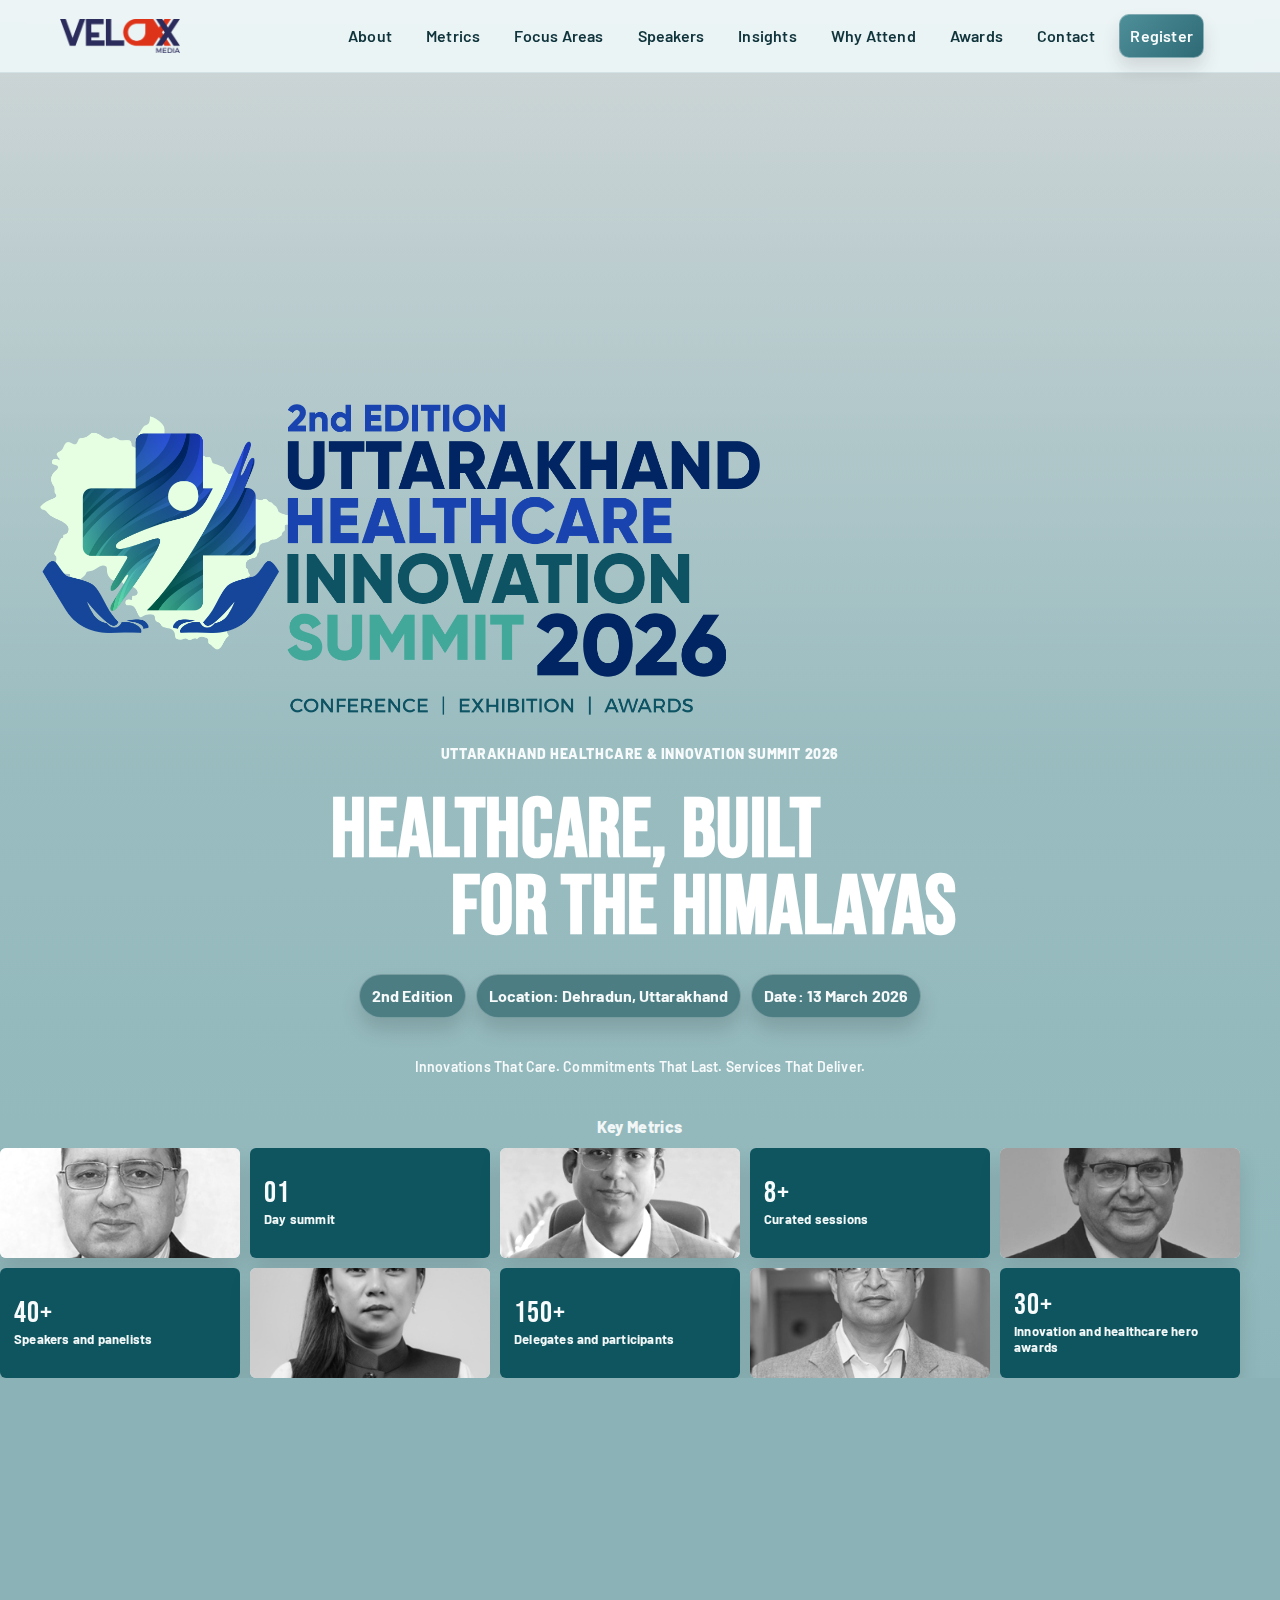
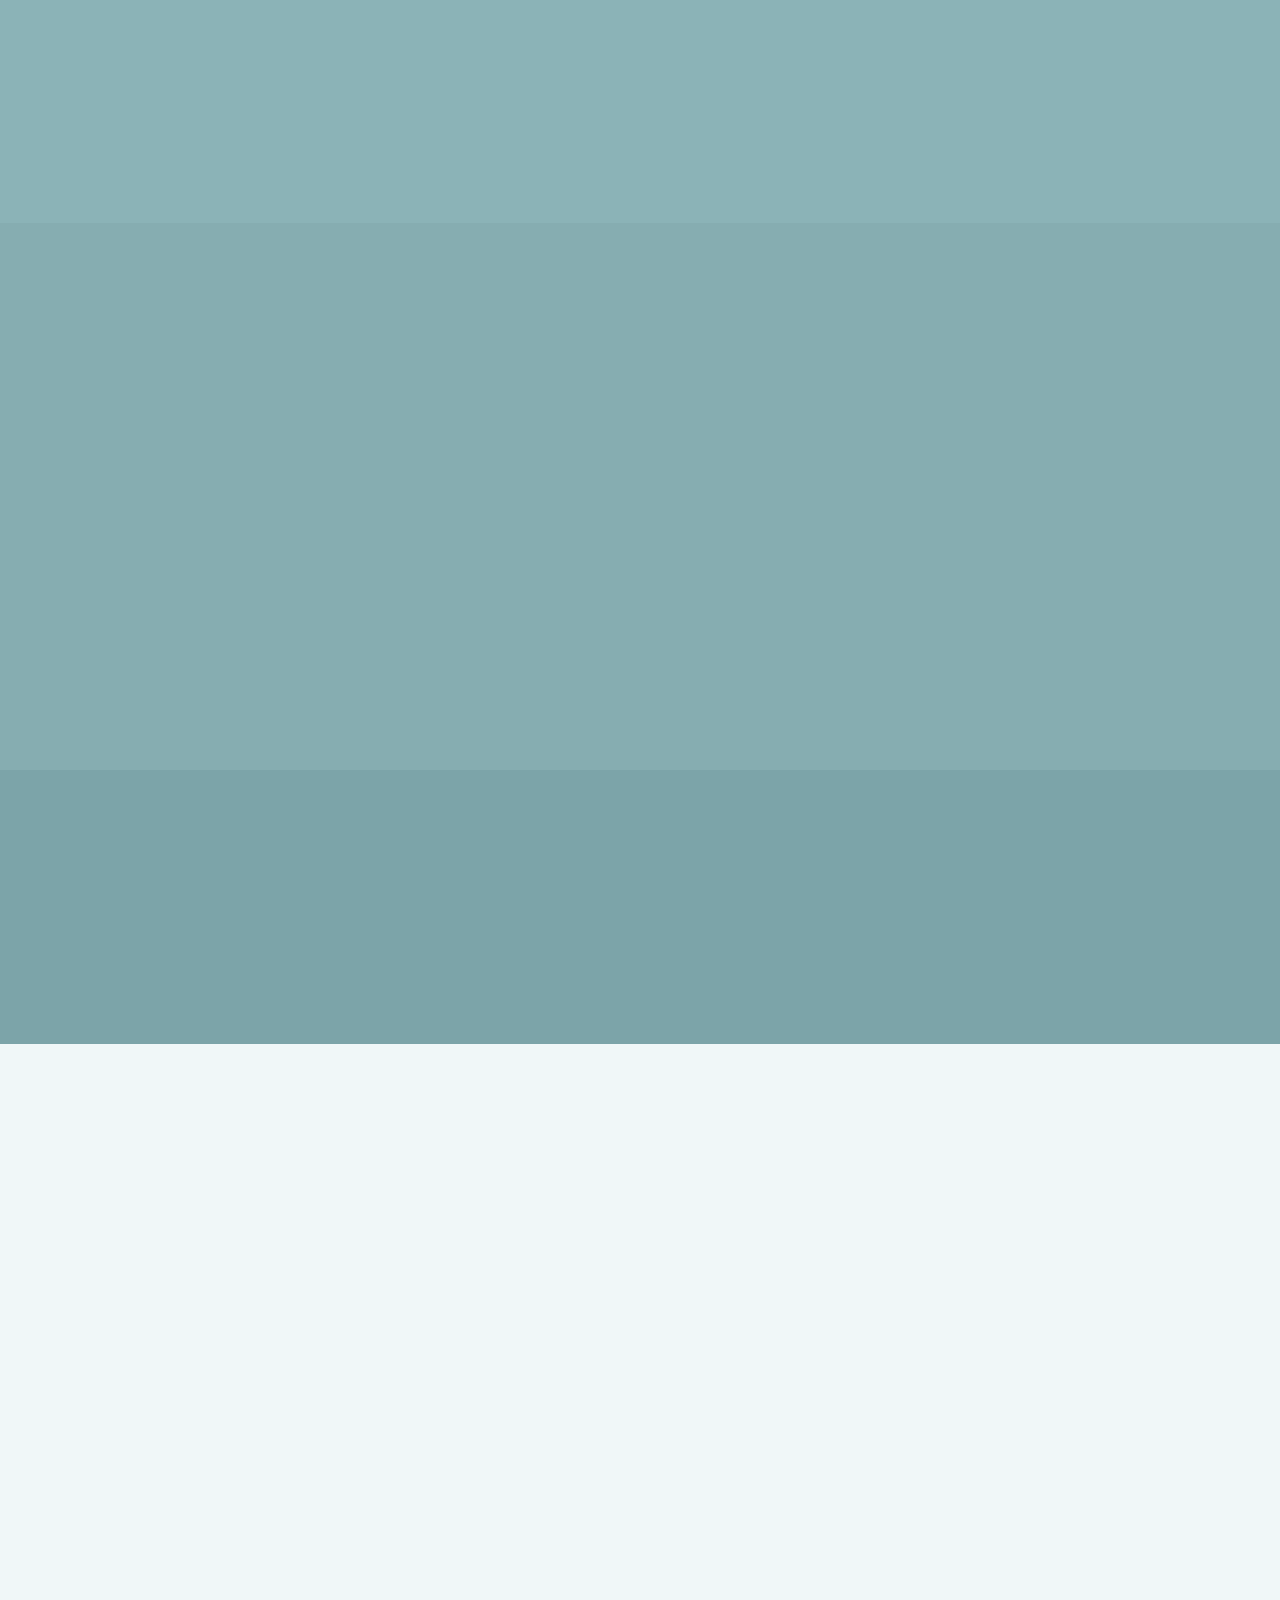
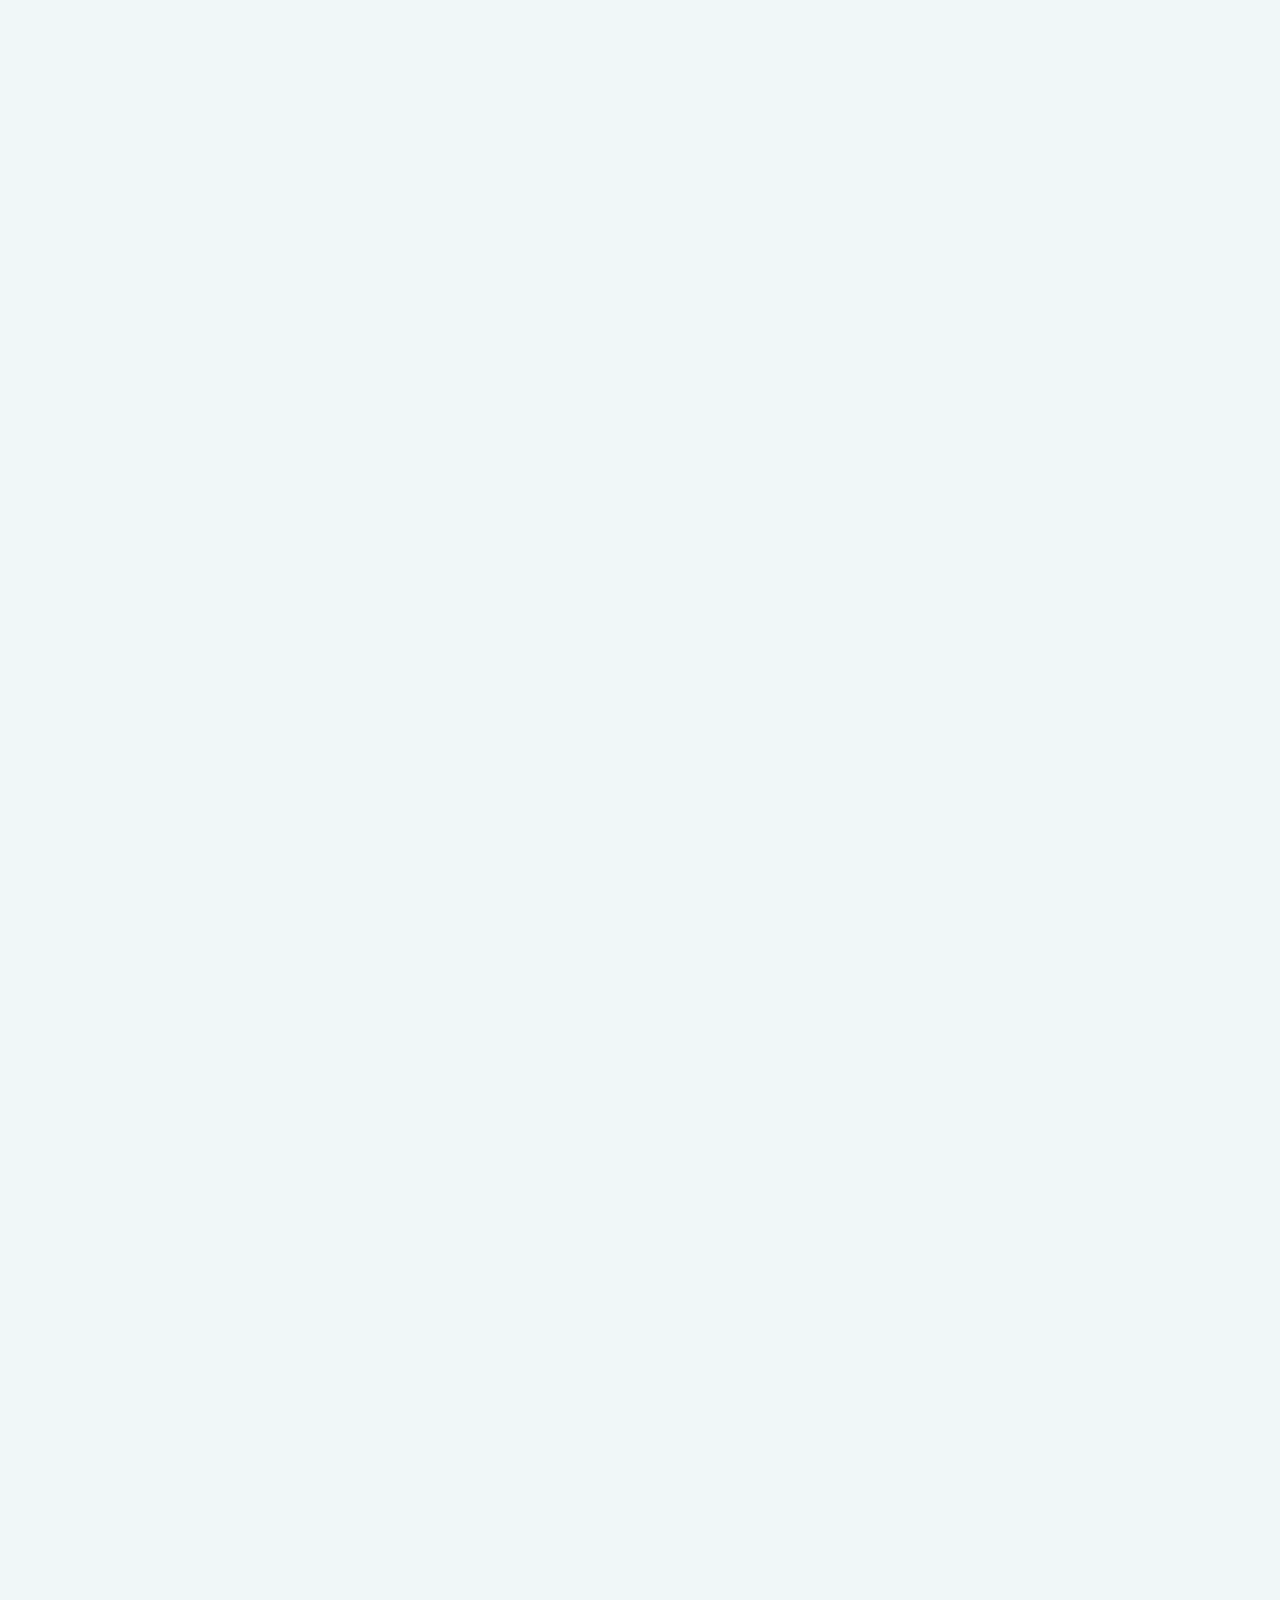
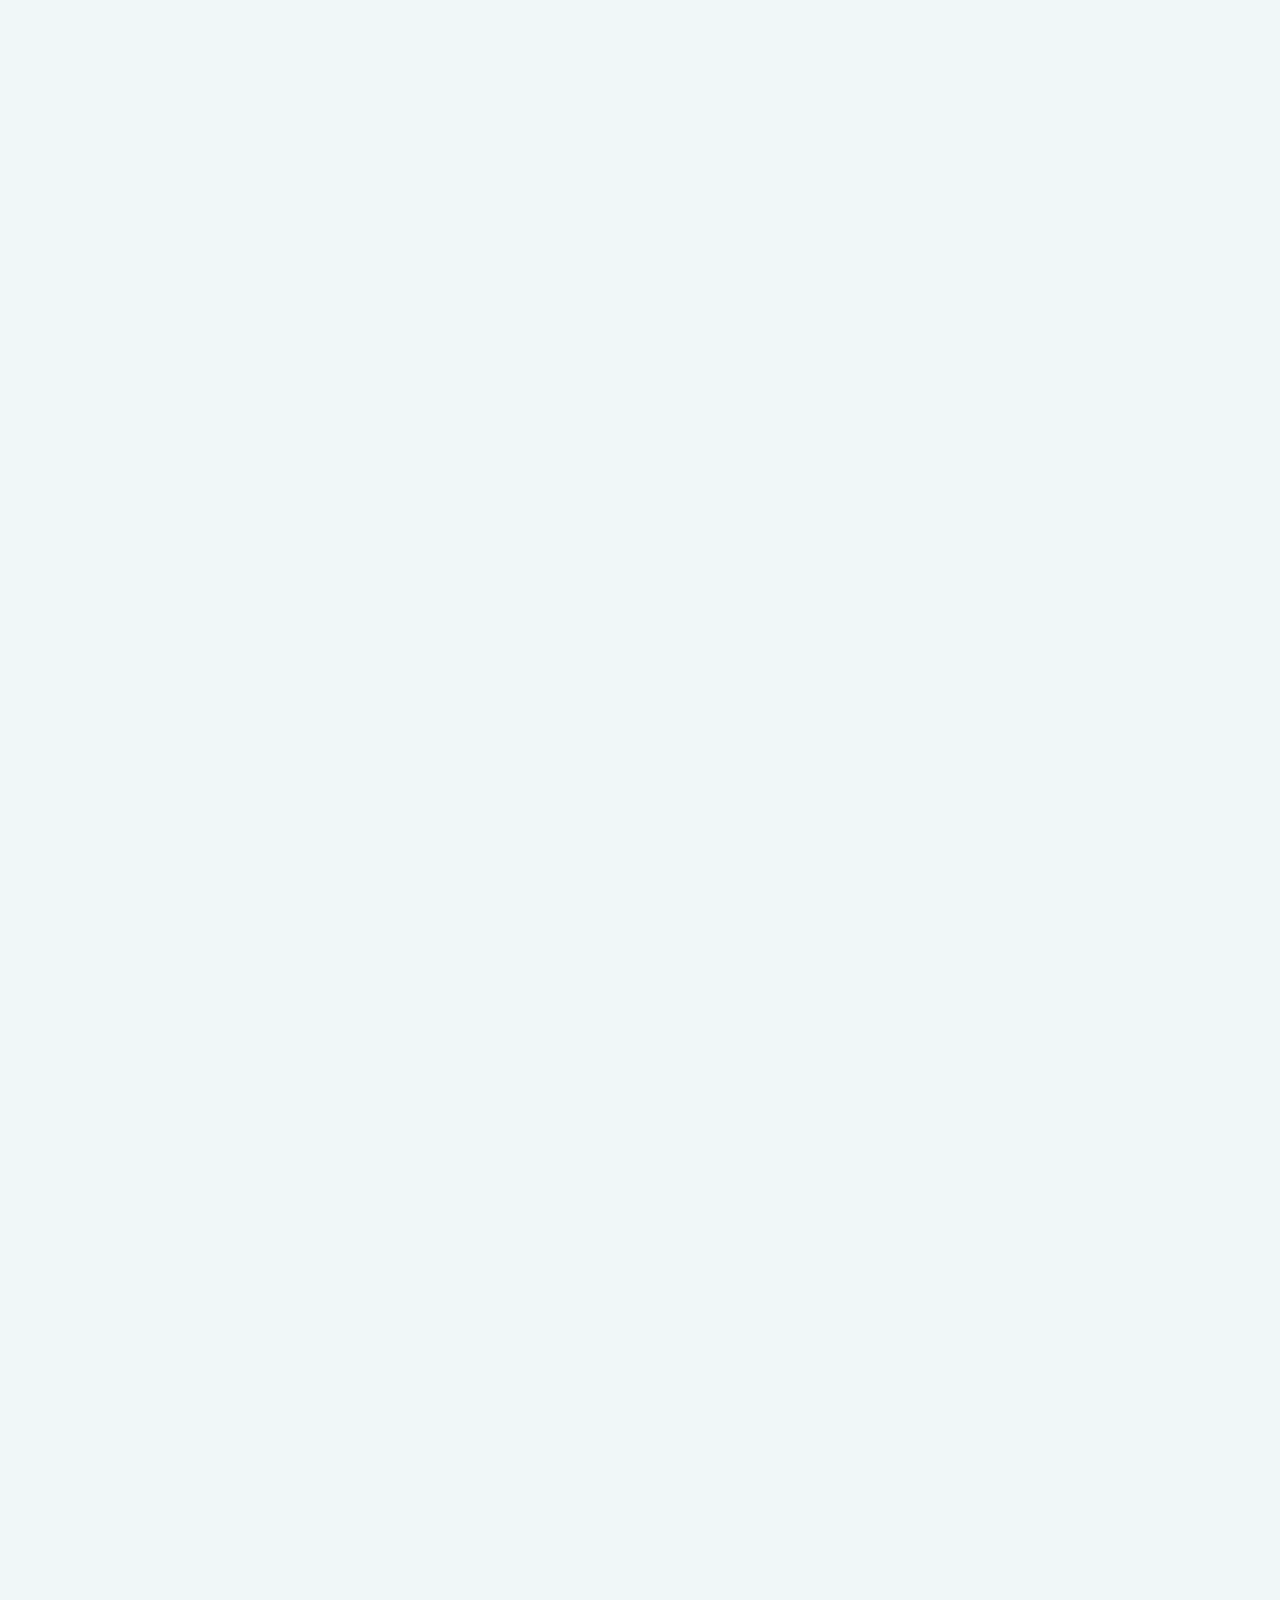
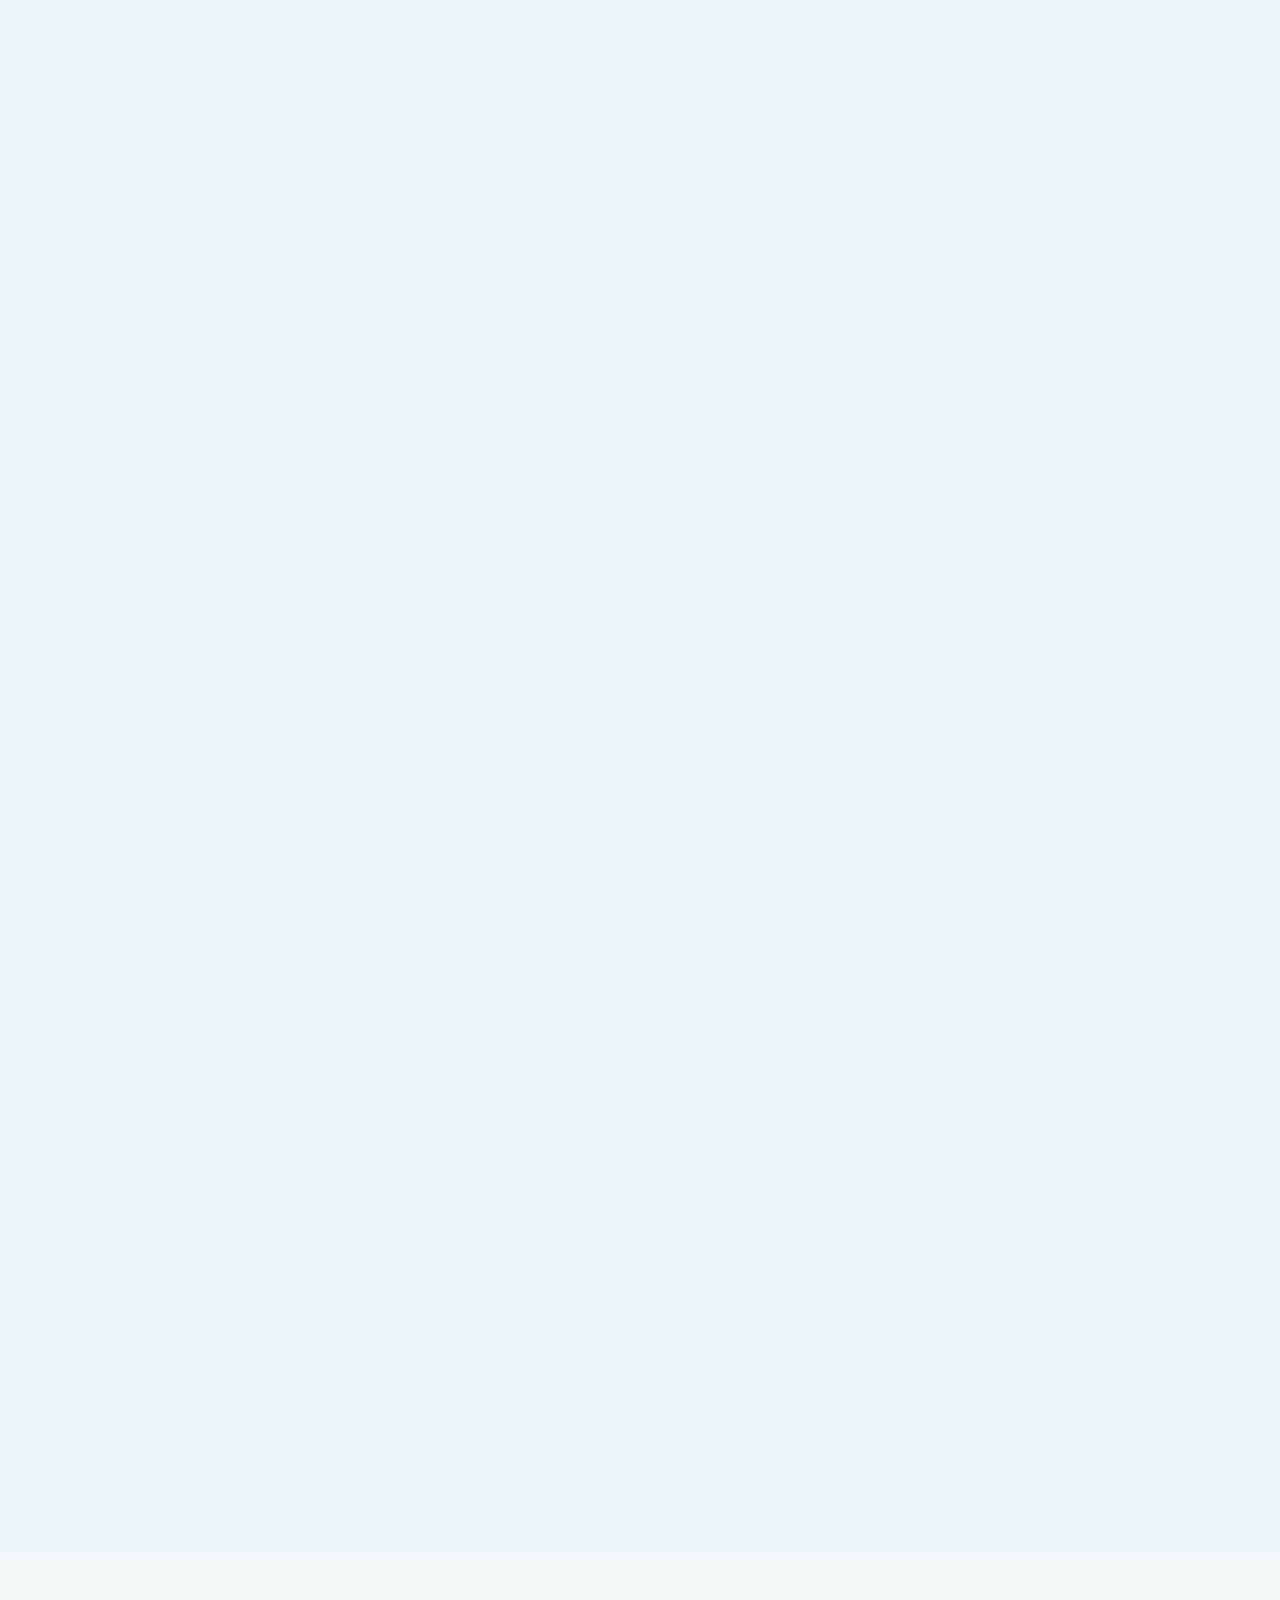
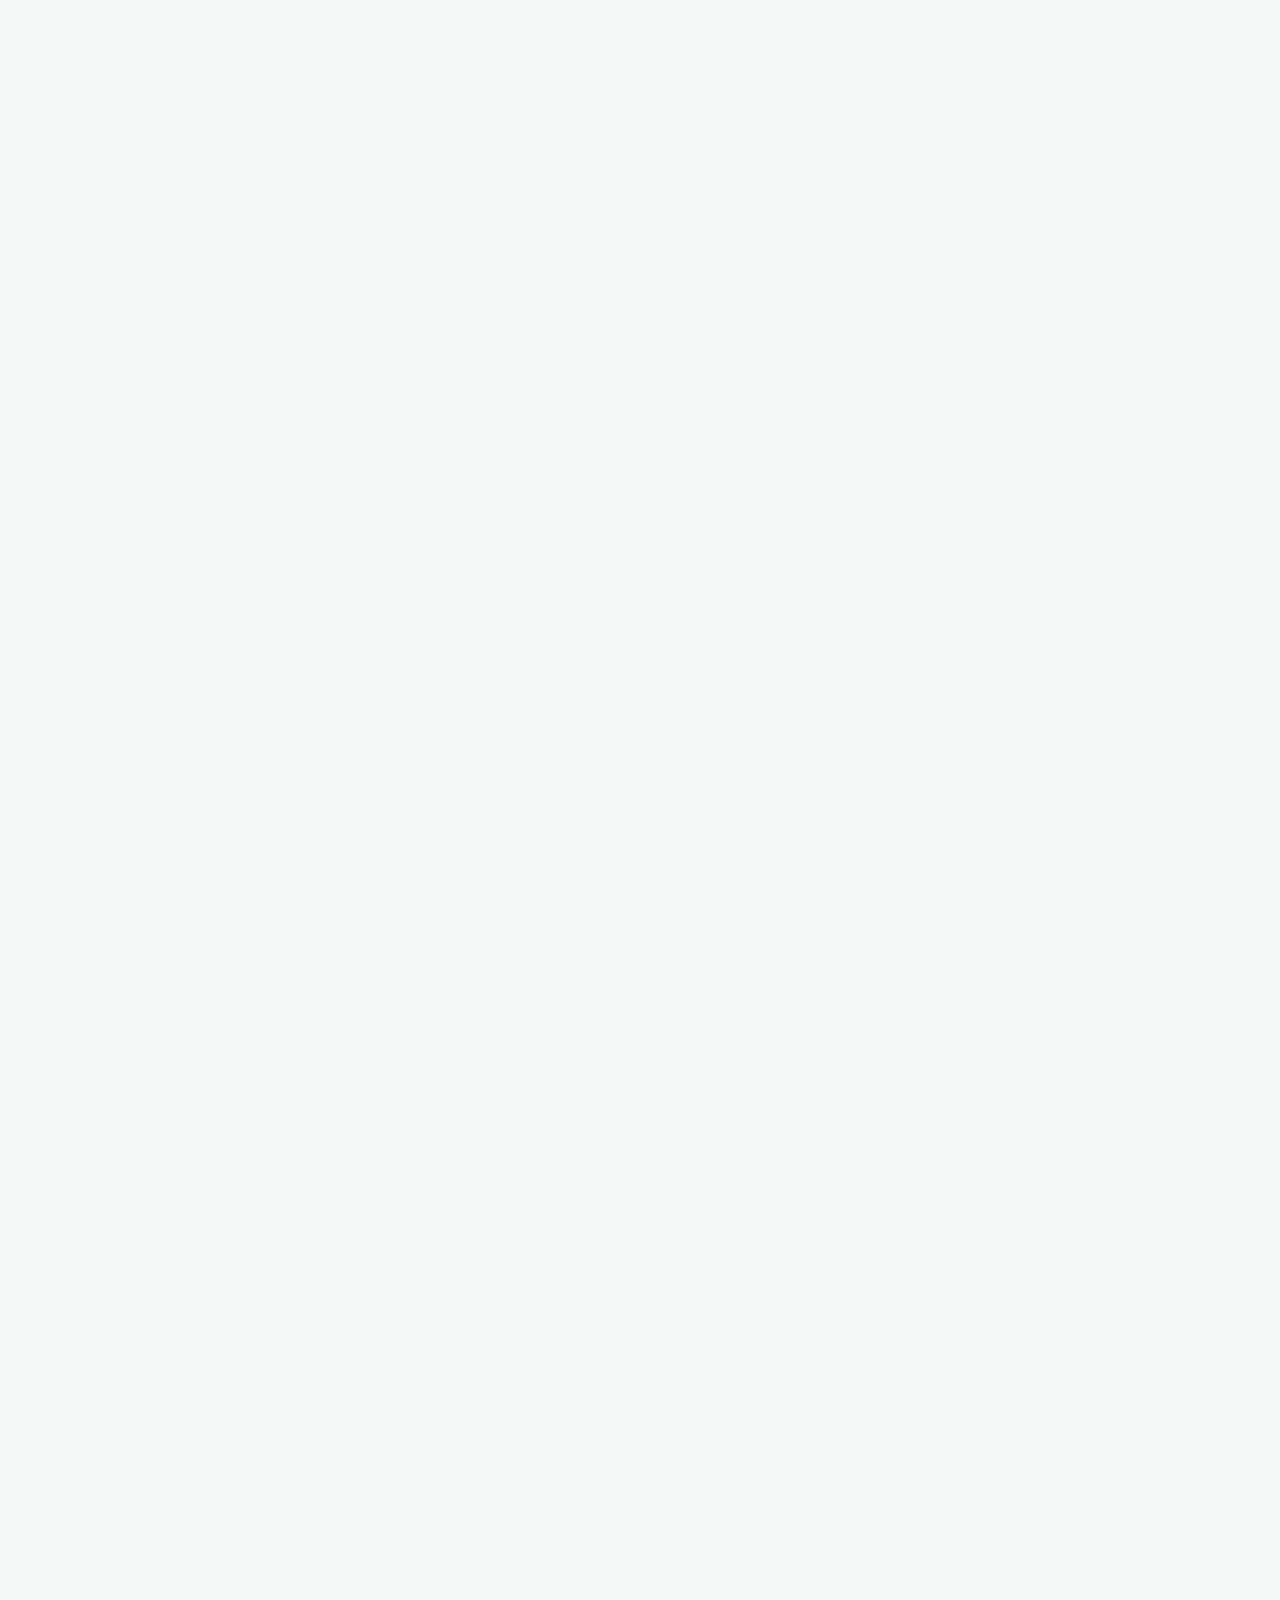
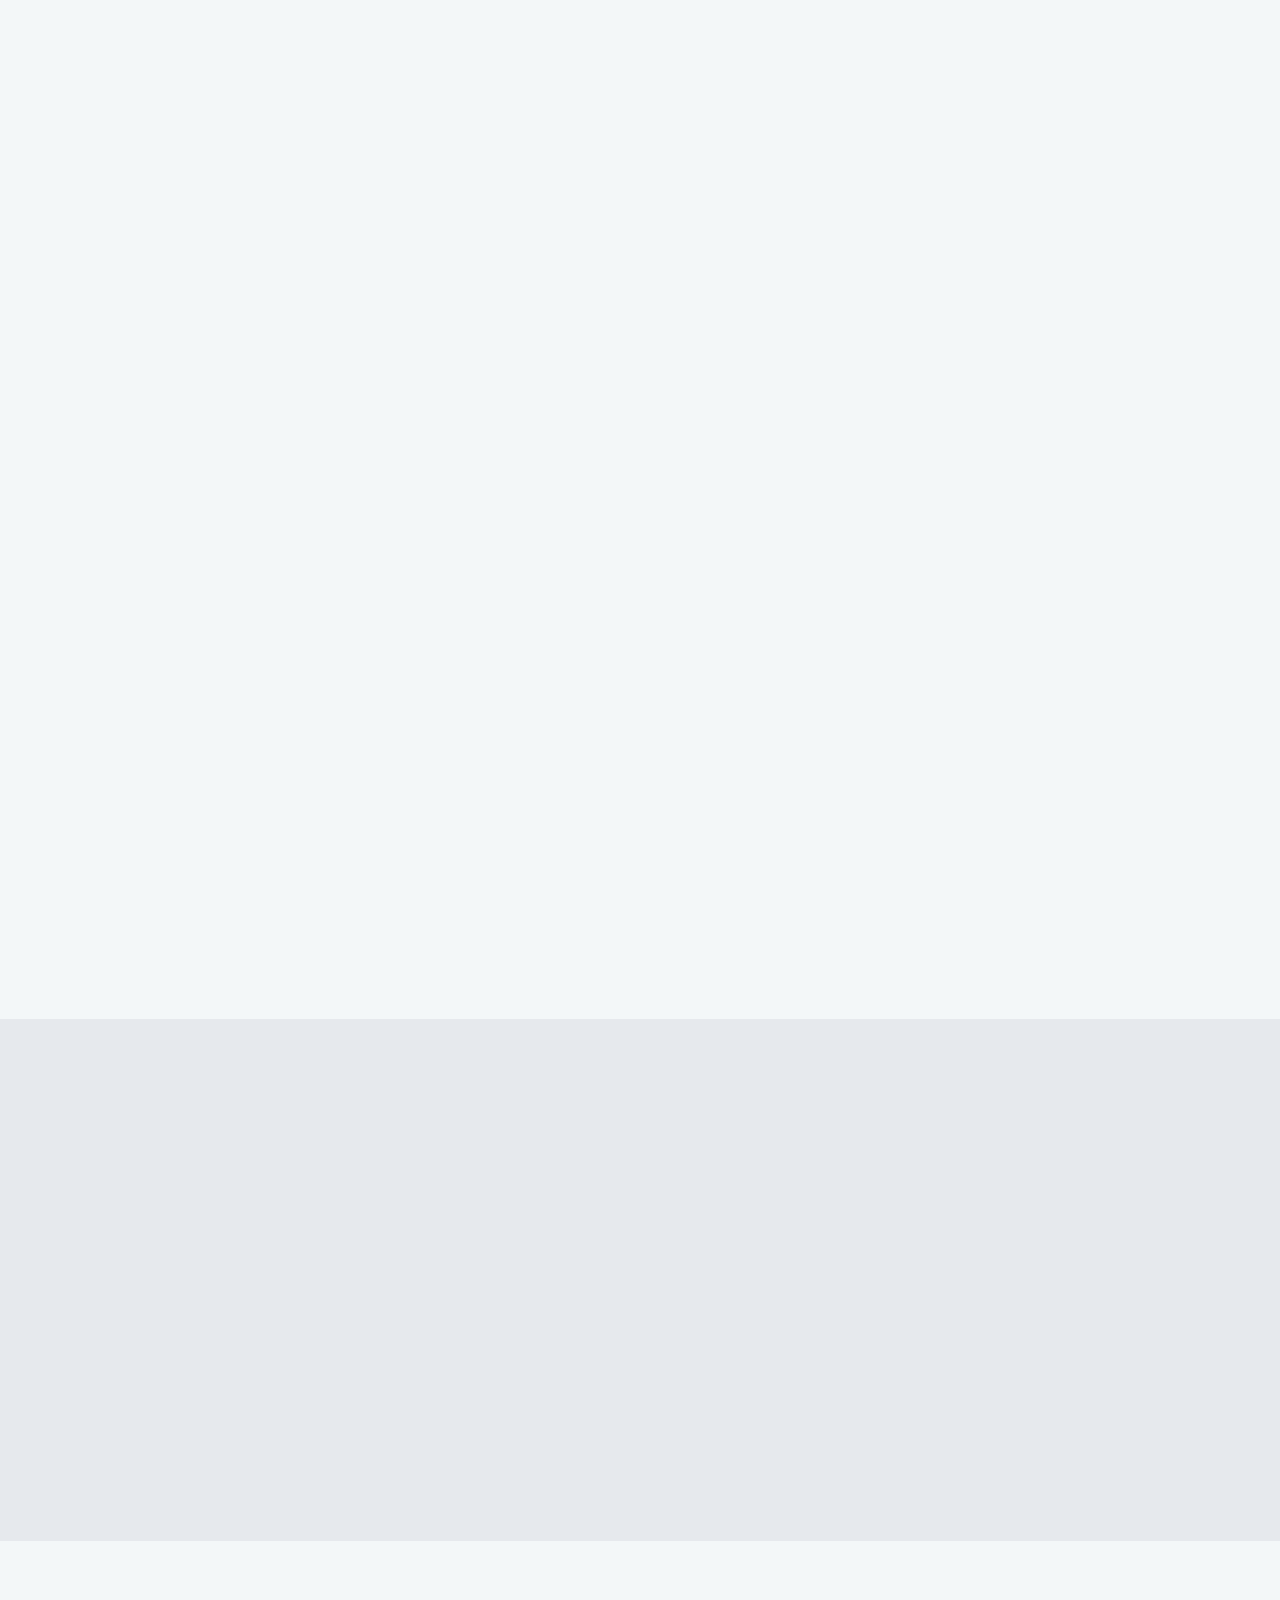
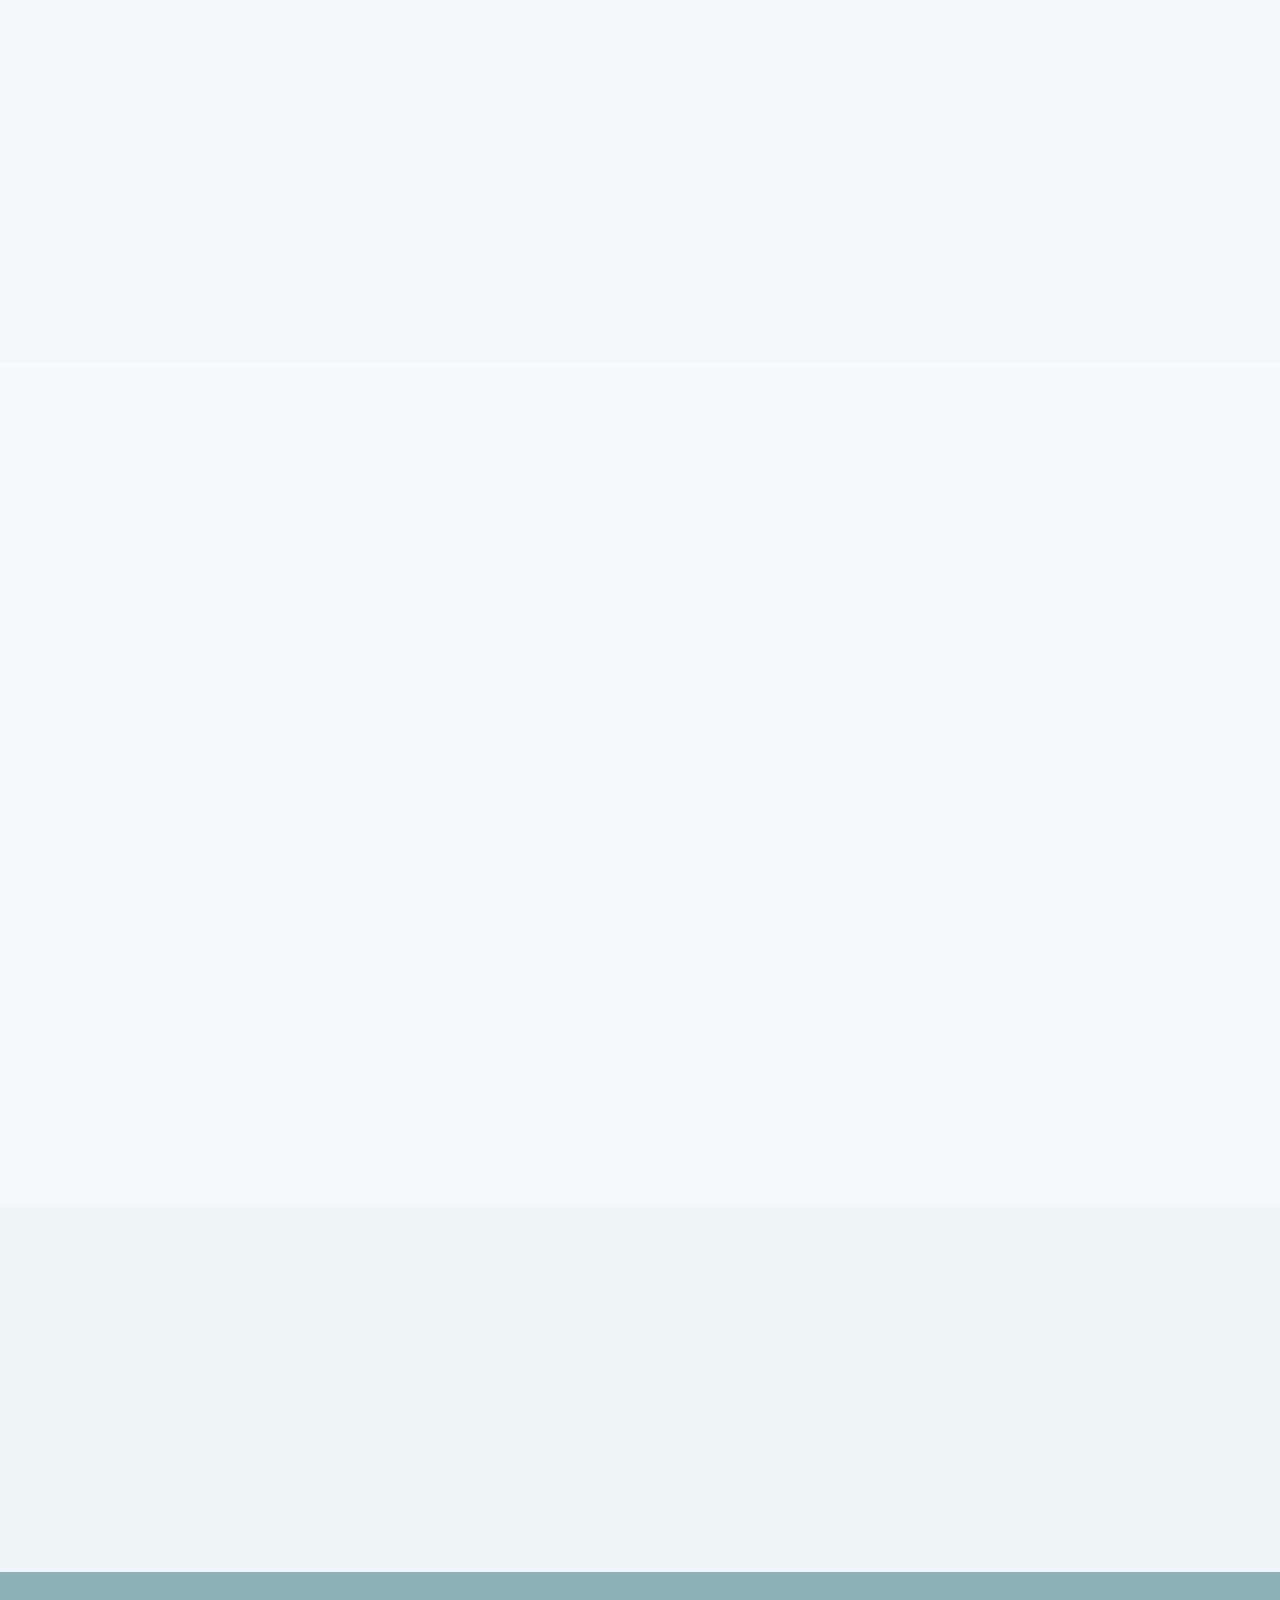
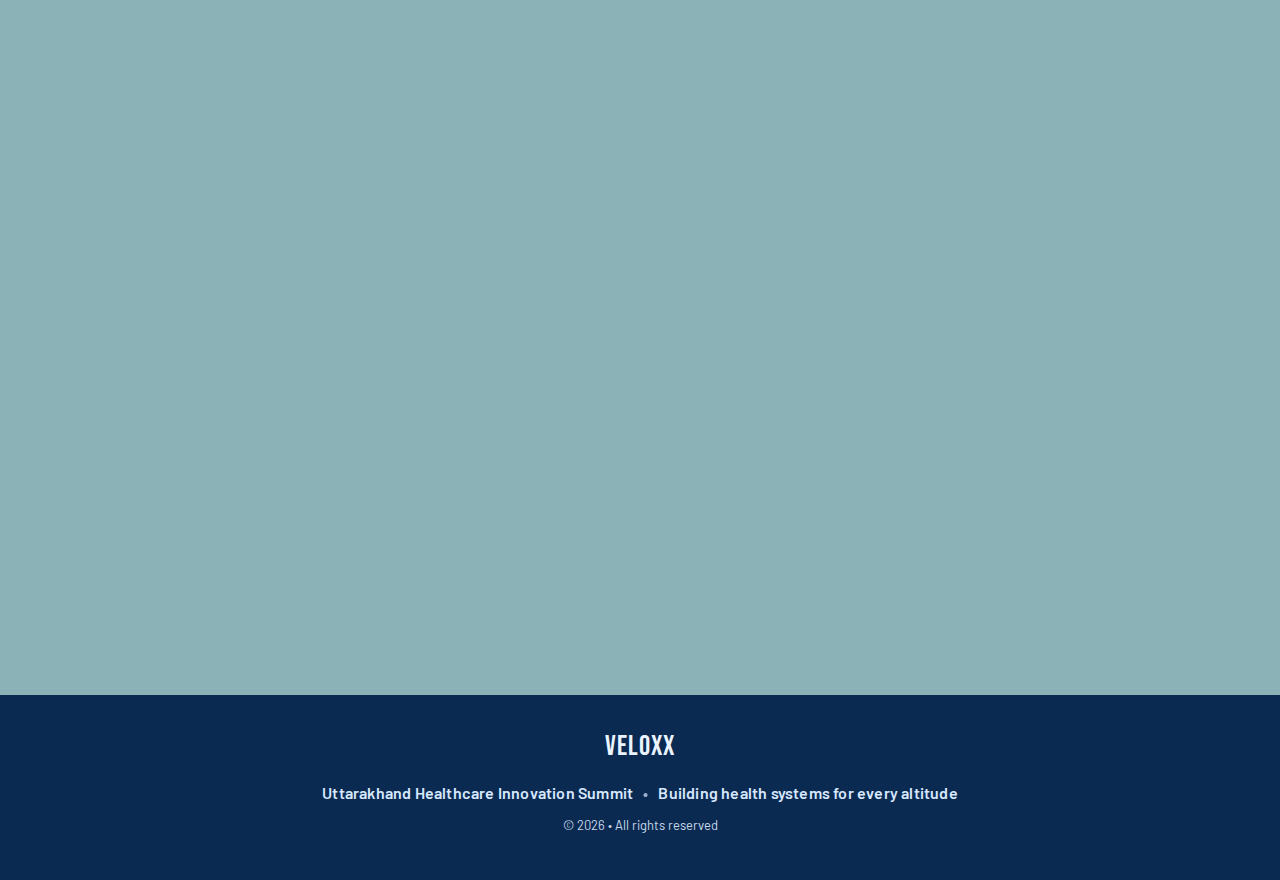
<file: healthcare/index.html>
<!DOCTYPE html>
<html lang="en">

<head>
  <meta charset="UTF-8">
  <meta name="viewport" content="width=device-width, initial-scale=1.0">
  <title>VELOXX Healthcare </title>
  <link rel="preconnect" href="https://fonts.googleapis.com">
  <link rel="preconnect" href="https://fonts.gstatic.com" crossorigin>
  <link href="https://fonts.googleapis.com/css2?family=Barlow:wght@400;500;600;700&family=Bebas+Neue&display=swap"
    rel="stylesheet">
  <link rel="stylesheet" href="styles.css">
 </head>

<body>

  <!-- Keep navbar as-is -->
  <header class="nav-bar">
    <div class="nav-inner">
      <a class="brand" href="#top" aria-label="Uttarakhand Healthcare Summit Home">
        <img src="./velox logo.avif" alt="">
      </a>

      <button class="nav-toggle" data-nav-toggle type="button" aria-label="Toggle menu" aria-expanded="false">
        <span></span><span></span><span></span>
      </button>

      <nav class="nav-links" data-nav-links>
        <a href="#about">About</a>
        <a href="#metrics">Metrics</a>
        <a href="#focus">Focus Areas</a>
        <a href="#speakers">Speakers</a>
        <a href="#insights">Insights</a>
        <a href="#why">Why Attend</a>
        <a href="#awards">Awards</a>
        <a href="#contact">Contact</a>
        <a class="pill" href="#contact">Register</a>
      </nav>
    </div>
  </header>

  <main id="top" class="page">

    <!-- HERO (matches reference poster top) -->
    <section class="hero2">
      <div class="hero2__bg" aria-hidden="true"></div>
      <div class="hero2__overlay" aria-hidden="true"></div>
      <div class="wrap hero2__inner">
        <div class="hero2__brand reveal">
          <div class="hero2__logo">
            <div class="hero2__brandImg">
              <img src="./logo UHIS 2026.png" alt="Uttarakhand Healthcare Summit banner"
                class="hero2__image hero2__logoImage" loading="lazy">

            </div>
          </div>
        </div>
        <p class="hero2__eyebrow reveal">Uttarakhand Healthcare &amp; Innovation Summit 2026</p>
        <div class="hero2__headline reveal">
          <h1 class="heroH1">
            <span class="heroH1__line1">Healthcare, Built</span>
            <span class="heroH1__line2">for the Himalayas</span>
          </h1>
        </div>

        <div class="hero2__meta reveal">
          <span class="hero2__metaItem">2nd Edition</span>
          <span class="hero2__metaItem">Location: Dehradun, Uttarakhand</span>
          <span class="hero2__metaItem">Date: 13 March 2026</span>
        </div>

        <p class="hero2__tag">Innovations That Care. Commitments That Last. Services That Deliver.</p>
      </div>

      <!-- Stats strip (4 blocks with image/text like reference) -->
      <div class="hero2__statsTitle reveal">Key Metrics</div>
      <div class="hero2__stats reveal" id="metrics">
        <div class="hero2__statsRow" data-metric-track data-marquee-direction="left">
          <div class="hstat hstat--photo" aria-hidden="true">
            <img src="allImages/24.png" alt="">
          </div>
          <div class="hstat hstat--metric">
            <div class="hstat__big">01</div>
            <div class="hstat__label">Day summit</div>
          </div>
          <div class="hstat hstat--photo" aria-hidden="true">
            <img src="allImages/33.png" alt="">
          </div>
          <div class="hstat hstat--metric">
            <div class="hstat__big">8+</div>
            <div class="hstat__label">Curated sessions</div>
          </div>
          <div class="hstat hstat--photo" aria-hidden="true">
            <img src="allImages/38.png" alt="">
          </div>
        </div>
        <div class="hero2__statsRow" data-metric-track data-marquee-direction="right">
          <div class="hstat hstat--metric">
            <div class="hstat__big">40+</div>
            <div class="hstat__label">Speakers and panelists</div>
          </div>
          <div class="hstat hstat--photo" aria-hidden="true">
            <img src="allImages/43.png" alt="">
          </div>
          <div class="hstat hstat--metric">
            <div class="hstat__big">150+</div>
            <div class="hstat__label">Delegates and participants</div>
          </div>
          <div class="hstat hstat--photo" aria-hidden="true">
            <img src="allImages/45.png" alt="">
          </div>
          <div class="hstat hstat--metric">
            <div class="hstat__big">30+</div>
            <div class="hstat__label">Innovation and healthcare hero awards</div>
          </div>
        </div>
      </div>
    </section>

    <!-- ABOUT -->
    <section id="about" class="panel2 panel2--teal">
      <div class="wrap panel2__inner">
        <div class="sectionTitle reveal">
          <h2>ABOUT</h2>
          <div class="sectionRule" aria-hidden="true"></div>
        </div>

        <div class="sectionText">
          <p class="panel2__copy reveal">
            The Uttarakhand Healthcare &amp; Innovation Summit (UKHIS) 2026, convened by Veloxx Media, is an
            outcome-oriented healthcare convening focused on strengthening health systems in hill and remote geographies.
          </p>
          <p class="panel2__copy reveal">
            Building on the foundation of UKHIS 2025, the 2026 edition advances decisively from dialogue to delivery,
            bringing together government leadership, healthcare institutions, public health experts, industry,
            innovators, academia, NGOs, and development partners to co-create deployable, scalable, and context-appropriate
            healthcare solutions.
          </p>
          <p class="panel2__copy reveal">
            UKHIS 2026 positions healthcare innovation as system integration - aligning policy, NHM frameworks, workforce,
            digital health, diagnostics, traditional medicine, financing, and partnerships to deliver measurable outcomes
            on the ground.
          </p>
        </div>
      </div>
    </section>

    <!-- KEY FOCUS AREAS -->
    <section id="focus" class="panel2 panel2--tealDeep">
      <div class="wrap panel2__inner">
        <div class="sectionTitle reveal">
          <h2>Key Focus Areas</h2>
          <div class="sectionRule" aria-hidden="true"></div>
        </div>

        <div class="focusGrid reveal">
          <div class="focusItem">Mountain-ready healthcare delivery &amp; disaster / emergency preparedness</div>
          <div class="focusItem">Prevention, screening &amp; non-communicable diseases (NCDs)</div>
          <div class="focusItem">Diagnostics &amp; tertiary care access through public-private partnerships</div>
          <div class="focusItem">Digital health &amp; telemedicine with ground-level adoption</div>
          <div class="focusItem">National Health Mission (NHM) as a system integrator</div>
          <div class="focusItem">Healthcare workforce, skills development &amp; well-being</div>
          <div class="focusItem">Health system governance, data &amp; implementation excellence</div>
          <div class="focusItem">CSR &amp; healthcare financing for sustainable and inclusive care</div>
          <div class="focusItem">AYUSH &amp; traditional medicine integration for preventive, holistic &amp; community care</div>
        </div>
      </div>
    </section>

    <!-- Partner logos row (simple placeholders like reference) -->
    <section class="panel2 panel2--partners">
      <div class="partnerMarquee reveal">
        <div class="marquee-heading" aria-label="Sponsors and partners marquee">
          <div class="marquee-heading__inner">
            <div class="marquee-heading__group">
              <span>SPONSOR</span><span class="dot">✺</span>
              <span>PARTNER</span><span class="dot">✺</span>
              <span>SPONSOR</span><span class="dot">✺</span>
              <span>PARTNER</span><span class="dot">✺</span>
            </div>
            <div class="marquee-heading__group" aria-hidden="true">
              <span>SPONSOR</span><span class="dot">✺</span>
              <span>PARTNER</span><span class="dot">✺</span>
              <span>SPONSOR</span><span class="dot">✺</span>
              <span>PARTNER</span><span class="dot">✺</span>
            </div>
          </div>
        </div>
      </div>

      <div class="partnerLogosMarquee reveal" data-partner-marquee>
        <div class="partnerLogoTrack" data-partner-track>
          <div class="partnerLogoItem"><img src="allImages/PoweredByPartner.png" alt="Powered by partner"></div>
          <div class="partnerLogoItem"><img src="allImages/HostPartner1.png" alt="Host partner 1"></div>
          <div class="partnerLogoItem"><img src="allImages/HostPartner2.png" alt="Host partner 2"></div>
          <div class="partnerLogoItem"><img src="allImages/Co-HostPartner.png" alt="Co-Host partner"></div>
          <div class="partnerLogoItem"><img src="allImages/KnowledgePartner.png" alt="Knowledge partner"></div>
          <div class="partnerLogoItem"><img src="allImages/AcademicPartner1.png" alt="Academic partner 1"></div>
          <div class="partnerLogoItem"><img src="allImages/AcademicPartner2.png" alt="Academic partner 2"></div>
          <div class="partnerLogoItem"><img src="allImages/AssociatePartner1.png" alt="Associate partner 1"></div>
          <div class="partnerLogoItem"><img src="allImages/AssociatePartner2.png" alt="Associate partner 2"></div>
          <div class="partnerLogoItem"><img src="allImages/Consulting%20Partner.png" alt="Consulting partner"></div>
          <div class="partnerLogoItem"><img src="allImages/HimalayanGiftingPartner.png" alt="Himalayan Gifting partner"></div>
          <div class="partnerLogoItem"><img src="allImages/PSU%20Partner1.png" alt="PSU partner 1"></div>
          <div class="partnerLogoItem"><img src="allImages/PSU%20Partner2.png" alt="PSU partner 2"></div>
          <div class="partnerLogoItem"><img src="allImages/SupportingPartners1.png" alt="Supporting partner 1"></div>
          <div class="partnerLogoItem"><img src="allImages/SupportingPartner2.png" alt="Supporting partner 2"></div>
          <div class="partnerLogoItem"><img src="allImages/SupportingPartner4.png" alt="Supporting partner 4"></div>
          <div class="partnerLogoItem"><img src="allImages/SupportingPartner%205.png" alt="Supporting partner 5"></div>
          <div class="partnerLogoItem"><img src="allImages/SupportingPartner6.png" alt="Supporting partner 6"></div>
          <div class="partnerLogoItem"><img src="allImages/SupportingPartner7.png" alt="Supporting partner 7"></div>
        </div>
      </div>
    </section>

    <!-- SPEAKERS marquee heading + posters -->
    <section id="speakers" class="panel2 panel2--speakers">

      <div class="speakerHeading reveal">
        <div class="marquee-heading" aria-label="Speakers marquee">
          <div class="marquee-heading__inner">
            <div class="marquee-heading__group">
              <span>SPEAKERS</span><span class="dot">✺</span>
              <span>SPEAKERS</span><span class="dot">✺</span>
              <span>SPEAKERS</span><span class="dot">✺</span>
              <span>SPEAKERS</span><span class="dot">✺</span>
              <span>SPEAKERS</span><span class="dot">✺</span>
            </div>
            <div class="marquee-heading__group" aria-hidden="true">
              <span>SPEAKERS</span><span class="dot">✺</span>
              <span>SPEAKERS</span><span class="dot">✺</span>
              <span>SPEAKERS</span><span class="dot">✺</span>
              <span>SPEAKERS</span><span class="dot">✺</span>
              <span>SPEAKERS</span><span class="dot">✺</span>
            </div>
          </div>
        </div>
      </div>
      <div class="wrap_speaker">
        <div class="speakerGroup reveal">
          <div class="speakerGroup__title">Important People</div>
          <div class="speakerGrid speakerGrid--featured">
            <article class="speakerCard">
              <div class="speakerCard__photo"><img src="allImages/19.png" alt="Lt. Gen Gurmit Singh"></div>
              <div class="speakerCard__body">
                <h3>Lt. Gen Gurmit Singh, PVSM UYSM AVSM, VSM (Retired)</h3>
                <p>Chief Guest - Hon'ble Governor, Government of Uttarakhand</p>
              </div>
            </article>
            <article class="speakerCard">
              <div class="speakerCard__photo"><img src="allImages/20.png" alt="Dr. Dhan Singh Rawat"></div>
              <div class="speakerCard__body">
                <h3>Dr. Dhan Singh Rawat</h3>
                <p>Guest of Honor - Hon'ble Minister of Health and Education, Government of India</p>
              </div>
            </article>
            <article class="speakerCard">
              <div class="speakerCard__photo"><img src="allImages/21.png" alt="Dr R Rajesh Kumar, IAS"></div>
              <div class="speakerCard__body">
                <h3>Dr R Rajesh Kumar, IAS</h3>
                <p>Program Chair - Secretary, Department of Medical Health and Family Welfare, Government of Uttarakhand</p>
              </div>
            </article>
            <article class="speakerCard">
              <div class="speakerCard__photo"><img src="allImages/22.png" alt="Anuradha Pal, IAS"></div>
              <div class="speakerCard__body">
                <h3>Anuradha Pal, IAS</h3>
                <p>Program Mentor - Additional Secretary, Dept. of Medical Health and Medical Education, Government of Uttarakhand</p>
              </div>
            </article>
          </div>
        </div>

        <div class="speakerGroup reveal">
          <div class="speakerGroup__title">Key Dignitaries</div>
          <div class="speakerGrid">
            <article class="speakerCard">
              <div class="speakerCard__photo"><img src="allImages/23.png" alt="Prateek Jain, IAS"></div>
              <div class="speakerCard__body">
                <h3>Prateek Jain, IAS</h3>
                <p>Managing Director, SIDCUL, Government of Uttarakhand</p>
              </div>
            </article>

            <article class="speakerCard">
              <div class="speakerCard__photo"><img src="allImages/24.png" alt="Air Marshal (Dr) Pawan Kapoor (Retd.)"></div>
              <div class="speakerCard__body">
                <h3>Air Marshal (Dr) Pawan Kapoor (Retd.)</h3>
                <p>Former Director General - Medical Service (IAF) &amp; Vice Chancellor - Lincoln American University</p>
              </div>
            </article>

            <article class="speakerCard">
              <div class="speakerCard__photo"><img src="allImages/25.png" alt="Kumar Rahul, IAS"></div>
              <div class="speakerCard__body">
                <h3>Kumar Rahul, IAS</h3>
                <p>Secretary, Dept. of Health and Family Welfare, Govt. of Punjab</p>
              </div>
            </article>

            <article class="speakerCard">
              <div class="speakerCard__photo"><img src="allImages/26.png" alt="Dr. Manoj Nesari"></div>
              <div class="speakerCard__body">
                <h3>Dr. Manoj Nesari</h3>
                <p>Advisor (Ayurveda), Ministry of AYUSH, Govt. of India</p>
              </div>
            </article>

            <article class="speakerCard">
              <div class="speakerCard__photo"><img src="allImages/27.png" alt="Dr Arun T, IAS"></div>
              <div class="speakerCard__body">
                <h3>Dr Arun T, IAS</h3>
                <p>Secretary, Dept. of Health and Family Welfare, Daman &amp; Diu</p>
              </div>
            </article>

            <article class="speakerCard">
              <div class="speakerCard__photo"><img src="allImages/28.png" alt="Raj Shekhar Joshi"></div>
              <div class="speakerCard__body">
                <h3>Raj Shekhar Joshi</h3>
                <p>Vice Chairman, SETU Aayog, Govt. of Uttarakhand</p>
              </div>
            </article>

            <article class="speakerCard">
              <div class="speakerCard__photo"><img src="allImages/29.png" alt="Dr. Vinay Goyal, IAS"></div>
              <div class="speakerCard__body">
                <h3>Dr. Vinay Goyal, IAS</h3>
                <p>State Mission Director, National Health Mission (NHM), Govt. of Kerala</p>
              </div>
            </article>

            <article class="speakerCard">
              <div class="speakerCard__photo"><img src="allImages/30.png" alt="Prof. Meenu Singh"></div>
              <div class="speakerCard__body">
                <h3>Prof. Meenu Singh</h3>
                <p>Executive Director and CEO, AIIMS Rishikesh</p>
              </div>
            </article>

            <article class="speakerCard">
              <div class="speakerCard__photo"><img src="allImages/31.png" alt="Brig. Sanjay Baweja"></div>
              <div class="speakerCard__body">
                <h3>Brig. Sanjay Baweja</h3>
                <p>Principal Administrative Officer, NHSRC</p>
              </div>
            </article>

            <article class="speakerCard">
              <div class="speakerCard__photo"><img src="allImages/32.png" alt="Dr. Harsh Mahajan"></div>
              <div class="speakerCard__body">
                <h3>Dr. Harsh Mahajan</h3>
                <p>Founder &amp; Chairman, Mahajan Imaging and Labs</p>
              </div>
            </article>

            <article class="speakerCard">
              <div class="speakerCard__photo"><img src="allImages/33.png" alt="Dr. Jitendra Sharma"></div>
              <div class="speakerCard__body">
                <h3>Dr. Jitendra Sharma</h3>
                <p>MD and Founder CEO, AMTZ</p>
              </div>
            </article>

            <article class="speakerCard">
              <div class="speakerCard__photo"><img src="allImages/34.png" alt="Dr. Suchin Bajaj"></div>
              <div class="speakerCard__body">
                <h3>Dr. Suchin Bajaj</h3>
                <p>Founder - Director, Ujala Cygnus Hospitals</p>
              </div>
            </article>

            <article class="speakerCard">
              <div class="speakerCard__photo"><img src="allImages/35.png" alt="Dr Aakaar Kapoor"></div>
              <div class="speakerCard__body">
                <h3>Dr Aakaar Kapoor</h3>
                <p>Founder, City Imaging and Clinical Labs</p>
              </div>
            </article>

            <article class="speakerCard">
              <div class="speakerCard__photo"><img src="allImages/36.png" alt="Dr Upasana Arora"></div>
              <div class="speakerCard__body">
                <h3>Dr Upasana Arora</h3>
                <p>Managing Director, Yashoda Super Speciality Hospitals</p>
              </div>
            </article>

            <article class="speakerCard">
              <div class="speakerCard__photo"><img src="allImages/37.png" alt="Dr. Vijay Dhasmana"></div>
              <div class="speakerCard__body">
                <h3>Dr. Vijay Dhasmana</h3>
                <p>President, Swami Rama Himalayan University (SRHU)</p>
              </div>
            </article>

            <article class="speakerCard">
              <div class="speakerCard__photo"><img src="allImages/38.png" alt="Dr. Nitin M Nagarkar"></div>
              <div class="speakerCard__body">
                <h3>Dr. Nitin M Nagarkar</h3>
                <p>Pro Vice Chancellor Medical, SRM Institute of Science and Technology (SRMIST), Chennai</p>
              </div>
            </article>

            <article class="speakerCard">
              <div class="speakerCard__photo"><img src="allImages/39.png" alt="Anil Petwal"></div>
              <div class="speakerCard__body">
                <h3>Anil Petwal</h3>
                <p>Additional Commissioner (Labour), Govt. of Uttarakhand</p>
              </div>
            </article>

            <article class="speakerCard">
              <div class="speakerCard__photo"><img src="allImages/40.png" alt="Dr Sunil K Khetarpal"></div>
              <div class="speakerCard__body">
                <h3>Dr Sunil K Khetarpal</h3>
                <p>Director, Association of Healthcare Providers (India)</p>
              </div>
            </article>

            <article class="speakerCard">
              <div class="speakerCard__photo"><img src="allImages/41.png" alt="Rahul Narvekar"></div>
              <div class="speakerCard__body">
                <h3>Rahul Narvekar</h3>
                <p>Founder CEO, The India Network, Startup Studio and India Angel Fund</p>
              </div>
            </article>

            <article class="speakerCard">
              <div class="speakerCard__photo"><img src="allImages/42.png" alt="Dr Prachi Sharda"></div>
              <div class="speakerCard__body">
                <h3>Dr Prachi Sharda</h3>
                <p>Mental Health Consultant, World Health Organisation</p>
              </div>
            </article>

            <article class="speakerCard">
              <div class="speakerCard__photo"><img src="allImages/43.png" alt="Dr. Zorinsangi"></div>
              <div class="speakerCard__body">
                <h3>Dr. Zorinsangi</h3>
                <p>Assistant Director, Dept. of Health and Family Welfare, Govt. of Mizoram</p>
              </div>
            </article>

            <article class="speakerCard">
              <div class="speakerCard__photo"><img src="allImages/44.png" alt="Joy Charkraborty"></div>
              <div class="speakerCard__body">
                <h3>Joy Charkraborty</h3>
                <p>Chief Operating Officer, P D Hinduja Hospital</p>
              </div>
            </article>

            <article class="speakerCard">
              <div class="speakerCard__photo"><img src="allImages/45.png" alt="Praveen Bist"></div>
              <div class="speakerCard__body">
                <h3>Praveen Bist</h3>
                <p>CIO, Amrita Hospitals</p>
              </div>
            </article>

            <article class="speakerCard">
              <div class="speakerCard__photo"><img src="allImages/46.png" alt="Debopam Raha"></div>
              <div class="speakerCard__body">
                <h3>Debopam Raha</h3>
                <p>Partner, EY</p>
              </div>
            </article>

            <article class="speakerCard">
              <div class="speakerCard__photo"><img src="allImages/47.png" alt="Deepak Dhobhal"></div>
              <div class="speakerCard__body">
                <h3>Deepak Dhobhal</h3>
                <p>Senior Anchor, Zee Business</p>
              </div>
            </article>

            <article class="speakerCard">
              <div class="speakerCard__photo"><img src="allImages/48.png" alt="Dr Anuj Singhal"></div>
              <div class="speakerCard__body">
                <h3>Dr Anuj Singhal</h3>
                <p>Secretary, Swami Vivekanand Health Mission Society, Uttarakhand</p>
              </div>
            </article>

            <article class="speakerCard">
              <div class="speakerCard__photo"><img src="allImages/49.png" alt="Dr Geeta Jain"></div>
              <div class="speakerCard__body">
                <h3>Dr Geeta Jain</h3>
                <p>Principal / Dean, Govt. Doon Medical College, Dehradun</p>
              </div>
            </article>

            <article class="speakerCard">
              <div class="speakerCard__photo"><img src="allImages/50.png" alt="Dr Ajeet Gairola"></div>
              <div class="speakerCard__body">
                <h3>Dr Ajeet Gairola</h3>
                <p>Ex Director, National Health Mission, Dept. of Medical Health and Family Welfare, Uttarakhand</p>
              </div>
            </article>

            <article class="speakerCard">
              <div class="speakerCard__photo"><img src="allImages/51.png" alt="Dr Pankaj Singh"></div>
              <div class="speakerCard__body">
                <h3>Dr Pankaj Singh</h3>
                <p>Additional Director - DGHS, Dehradun, Govt. of Uttarakhand</p>
              </div>
            </article>

            <article class="speakerCard">
              <div class="speakerCard__photo"><img src="allImages/52.png" alt="Satya Vantipalli"></div>
              <div class="speakerCard__body">
                <h3>Satya Vantipalli</h3>
                <p>Chief Technology Officer, Aciana</p>
              </div>
            </article>

            <article class="speakerCard">
              <div class="speakerCard__photo"><img src="allImages/53.png" alt="Dr. Prashant Mishra"></div>
              <div class="speakerCard__body">
                <h3>Dr. Prashant Mishra</h3>
                <p>Managing Director, BMJ</p>
              </div>
            </article>

            <article class="speakerCard">
              <div class="speakerCard__photo"><img src="allImages/54.png" alt="Prof. Vartika Saxena"></div>
              <div class="speakerCard__body">
                <h3>Prof. Vartika Saxena</h3>
                <p>Professor and Head, Department of Community and Family Medicine, AIIMS Rishikesh</p>
              </div>
            </article>

            <article class="speakerCard">
              <div class="speakerCard__photo"><img src="allImages/55.png" alt="Narendra Singh"></div>
              <div class="speakerCard__body">
                <h3>Narendra Singh</h3>
                <p>Lead - Adoption of Ayushman Bharat Digital Health Mission (ABDM), NHA, Govt. of India</p>
              </div>
            </article>

            <article class="speakerCard">
              <div class="speakerCard__photo"><img src="allImages/56.png" alt="Dr Bhavna Shinde"></div>
              <div class="speakerCard__body">
                <h3>Dr Bhavna Shinde</h3>
                <p>Advisor, Social Infrastructure and Welfare, SETU Aayog, Uttarakhand</p>
              </div>
            </article>

            <article class="speakerCard">
              <div class="speakerCard__photo"><img src="allImages/57.png" alt="Dr Arun Kumar Agrawal"></div>
              <div class="speakerCard__body">
                <h3>Dr Arun Kumar Agrawal</h3>
                <p>Medical Advisor - Innovation, Education and Clinical Excellence, Apollo Hospitals</p>
              </div>
            </article>

            <article class="speakerCard">
              <div class="speakerCard__photo"><img src="allImages/58.png" alt="Dr Sumit Deb Burman"></div>
              <div class="speakerCard__body">
                <h3>Dr Sumit Deb Burman</h3>
                <p>Joint Director, State Mental Health Authority, Uttarakhand</p>
              </div>
            </article>

            <article class="speakerCard">
              <div class="speakerCard__photo"><img src="allImages/59.png" alt="Dr Arun Shiva"></div>
              <div class="speakerCard__body">
                <h3>Dr Arun Shiva</h3>
                <p>Senior Vice President - Dept. of Oncology, Apulki Healthcare Pvt. Ltd</p>
              </div>
            </article>

            <article class="speakerCard">
              <div class="speakerCard__photo"><img src="allImages/60.png" alt="Rupesh Dagar"></div>
              <div class="speakerCard__body">
                <h3>Rupesh Dagar</h3>
                <p>Chief Business Officer, Apulki Healthcare Pvt. Ltd</p>
              </div>
            </article>

            <article class="speakerCard">
              <div class="speakerCard__photo"><img src="allImages/61.png" alt="Himanshu Shekhar"></div>
              <div class="speakerCard__body">
                <h3>Himanshu Shekhar</h3>
                <p>CEO and Co-Founder, Esteve Pharma Ltd.</p>
              </div>
            </article>

            <article class="speakerCard">
              <div class="speakerCard__photo"><img src="allImages/62.png" alt="Alok Saxena"></div>
              <div class="speakerCard__body">
                <h3>Alok Saxena</h3>
                <p>Executive Director - Healthcare, Radic Consultants Pvt. Ltd.</p>
              </div>
            </article>
          </div>
        </div>
      </div>
    </section>

    <!-- Uttarakhand Healthcare - Key Data Insights -->
    <section id="insights" class="panel2 panel2--discussion">
      <div class="wrap">
        <div class="kdpTitle reveal">
          <h2>Uttarakhand Healthcare - Key Data Insights</h2>
          <div class="sectionRule" aria-hidden="true"></div>
          <p class="insightSub">As highlighted during UKHIS 2025 deliberations</p>
        </div>

        <div class="insightPanels">
          <div class="insightPanel reveal">
            <div class="insightPanel__title">Area of Progress</div>
            <div class="insightTiles">
              <article class="insightTile insightTile--wide">
                <p class="insightTile__text"><span class="insightTile__stat">~63 lakh</span> people access government hospitals annually</p>
              </article>
              <div class="insightTile insightTile--photo" aria-hidden="true">
                <img src="allImages/24.png" alt="">
              </div>
              <div class="insightTile insightTile--accent" aria-hidden="true"></div>
              <article class="insightTile">
                <p class="insightTile__text"><span class="insightTile__stat">93 lakh</span> free diagnostic tests delivered to
                  <span class="insightTile__stat">~29 lakh</span> individuals</p>
              </article>
              <div class="insightTile insightTile--accent" aria-hidden="true"></div>
              <article class="insightTile insightTile--wide">
                <p class="insightTile__text">Institutional deliveries increased from <span class="insightTile__stat">37%</span> to over
                  <span class="insightTile__stat">93%</span></p>
              </article>
              <div class="insightTile insightTile--photo insightTile--photoWide" aria-hidden="true">
                <img src="allImages/33.png" alt="">
              </div>
              <article class="insightTile">
                <p class="insightTile__text">Atal Ayushman Uttarakhand enabled <span class="insightTile__stat">~27 lakh</span> free
                  treatments, one of the highest in India relative to population</p>
              </article>
              <div class="insightTile insightTile--accent" aria-hidden="true"></div>
              <article class="insightTile">
                <p class="insightTile__text">India's first state to offer completely free dialysis, benefiting
                  <span class="insightTile__stat">32,000+</span> patients</p>
              </article>
              <article class="insightTile">
                <p class="insightTile__text"><span class="insightTile__stat">272</span> ALS/BLS ambulances strengthening emergency
                  response</p>
              </article>
              <article class="insightTile">
                <p class="insightTile__text"><span class="insightTile__stat">5,000</span> villages declared TB-free</p>
              </article>
            </div>
          </div>

          <div class="insightPanel reveal">
            <div class="insightPanel__title">Persistent Challenges</div>
            <div class="insightTiles insightTiles--challenges">
              <div class="insightTile insightTile--accent" aria-hidden="true"></div>
              <article class="insightTile insightTile--wide">
                <p class="insightTile__text"><span class="insightTile__stat">~33,000</span> bed shortfall across the state; only
                  <span class="insightTile__stat">194</span> diagnostic centres versus an estimated need of
                  <span class="insightTile__stat">~1,000</span></p>
              </article>
              <article class="insightTile">
                <p class="insightTile__text"><span class="insightTile__stat">86%</span> mountainous terrain impacting access and
                  continuity of care</p>
              </article>
              <div class="insightTile insightTile--accent" aria-hidden="true"></div>
              <article class="insightTile">
                <p class="insightTile__text">Specialist vacancies exceeding <span class="insightTile__stat">50%</span> in several hill
                  districts</p>
              </article>
              <article class="insightTile">
                <p class="insightTile__text">Acute mental health workforce shortages</p>
              </article>
              <div class="insightTile insightTile--photo insightTile--photoWide" aria-hidden="true">
                <img src="allImages/38.png" alt="">
              </div>
              <article class="insightTile">
                <p class="insightTile__text">Advanced tertiary care concentrated in limited urban centres</p>
              </article>
            </div>
          </div>
        </div>

        <div class="insightNote reveal">
          These insights highlight a healthcare system that has demonstrated strong delivery capability, even under
          difficult geographic conditions, while continuing to face structural and access-related constraints. UKHIS
          2026 is designed to build on existing progress and address persistent gaps through system integration, adaptive
          delivery models, and execution-focused innovation - ensuring healthcare solutions that are resilient, scalable,
          and effective across Uttarakhand's plains and hill districts.
        </div>
      </div>
    </section>

    <!-- Why attend -->
    <section id="why" class="panel2 panel2--why">
      <div class="wrap">
        <div class="whyHeader reveal">
          <!-- <button class="miniTop" data-top type="button">Return to top</button> -->
          <h2>What Attendees Will Gain | Why Attend</h2>
        </div>

        <div class="whyGrid reveal">
          <div class="whyCard">
            <h3>Healthcare delivery roadmaps</h3>
            <p>Designed for hill, rural, and disaster-prone geographies.</p>
          </div>
          <div class="whyCard">
            <h3>Diagnostics, tertiary &amp; workforce models</h3>
            <p>Actionable insights on diagnostics expansion, tertiary access, workforce models, and emergency care.</p>
          </div>
          <div class="whyCard">
            <h3>Policy-to-practice frameworks</h3>
            <p>Translate government intent into implementable solutions.</p>
          </div>
          <div class="whyCard">
            <h3>Digital health adoption playbooks</h3>
            <p>Telemedicine, ABDM, AI-enabled diagnostics &amp; data governance.</p>
          </div>
          <div class="whyCard">
            <h3>AYUSH integration models</h3>
            <p>Wellness, prevention, mental health, and community care.</p>
          </div>
          <div class="whyCard">
            <h3>Public-private &amp; CSR pathways</h3>
            <p>Collaboration opportunities aligned with NHM and state priorities.</p>
          </div>
          <div class="whyCard">
            <h3>Preventive healthcare strategies</h3>
            <p>NCDs, maternal health, mental health &amp; ageing populations.</p>
          </div>
          <div class="whyCard">
            <h3>High-value networking</h3>
            <p>Senior government leaders, hospital heads, innovators &amp; development partners.</p>
          </div>
        </div>
      </div>
    </section>

    <!-- Who will be there -->
    <section id="who" class="panel2 panel2--discussion">
      <div class="wrap">
        <div class="sectionTitle reveal">
          <h2>Who Will Be There</h2>
          <div class="sectionRule" aria-hidden="true"></div>
        </div>
        <div class="attendeeGrid reveal">
          <div class="attendeeCard">Senior officials from Health &amp; Family Welfare, NHA, NHM &amp; allied departments</div>
          <div class="attendeeCard">Leaders from public &amp; private hospitals and healthcare institutions</div>
          <div class="attendeeCard">Medical colleges, AYUSH institutions &amp; research bodies</div>
          <div class="attendeeCard">Diagnostics, MedTech &amp; health-tech innovators</div>
          <div class="attendeeCard">NGOs, development organisations &amp; CSR foundations</div>
          <div class="attendeeCard">Digital health, telemedicine &amp; data platform providers</div>
          <div class="attendeeCard">Workforce training, skilling &amp; capacity-building institutions</div>
        </div>
      </div>
    </section>

    <!-- Awards -->
    <section id="awards" class="panel2 panel2--awards">
      <div class="wrap">
        <div class="sectionTitle reveal">
          <h2>UKHIS 2026 Awards</h2>
          <div class="sectionRule" aria-hidden="true"></div>
        </div>
        <p class="panel2__copy panel2__copy--dark reveal">
          Healthcare Innovation &amp; Healthcare Heroes Awards 2026 recognise deployable innovation and sustained service excellence that strengthen healthcare access, equity, quality, and resilience - particularly in hill and remote geographies.
        </p>
        <div class="awardsGrid reveal">
          <article class="awardColumn">
            <h3>Healthcare Innovation Awards - Categories (15)</h3>
            <ol>
              <li>Healthcare Innovation for Hill &amp; Remote Geographies Award</li>
              <li>Digital Health &amp; Telemedicine Excellence Award</li>
              <li>AI-Enabled Diagnostics &amp; Decision Support Innovation Award</li>
              <li>MedTech Innovation for Resource-Constrained Settings Award</li>
              <li>Public-Private Partnership (PPP) in Healthcare Excellence Award</li>
              <li>NCD Prevention &amp; Early Detection Innovation Award</li>
              <li>Mental Health Innovation &amp; Digital Care Award</li>
              <li>Emergency &amp; Disaster Healthcare Innovation Award</li>
              <li>AYUSH &amp; Integrative Medicine Innovation Award</li>
              <li>Community-Centric Preventive Healthcare Innovation Award</li>
              <li>Healthcare Workforce &amp; Training Innovation Award</li>
              <li>Health System Data, Analytics &amp; Governance Innovation Award</li>
              <li>CSR-Led Healthcare Innovation Award</li>
              <li>Startup of the Year - Healthcare &amp; Life Sciences</li>
              <li>Innovator of the Year - Healthcare Systems &amp; Technology</li>
            </ol>
          </article>
          <article class="awardColumn">
            <h3>Healthcare Heroes Awards - Categories (15)</h3>
            <ol>
              <li>Outstanding Frontline Health Worker Award</li>
              <li>Excellence in Rural &amp; Community Healthcare Delivery</li>
              <li>Public Sector Leadership in Healthcare Award</li>
              <li>Hospital Excellence in Patient-Centric Care Award</li>
              <li>NGO / Development Organisation Impact Award</li>
              <li>AYUSH Practitioner / Institution of the Year Award</li>
              <li>Mental Health Champion Award</li>
              <li>Excellence in Maternal &amp; Child Health Services Award</li>
              <li>Healthcare Workforce Well-being &amp; Leadership Award</li>
              <li>Women Leadership in Healthcare Award</li>
              <li>Young Healthcare Changemaker Award</li>
              <li>CSR Leadership in Healthcare Services Award</li>
              <li>Excellence in Preventive &amp; Wellness Healthcare Award</li>
              <li>Excellence in Healthcare Delivery in Difficult Terrain Award</li>
              <li>Lifetime Contribution to Healthcare Services Award</li>
            </ol>
          </article>
        </div>
      </div>
    </section>

    <!-- Contact -->
    <section id="contact" class="panel2 panel2--contact">
      <div class="wrap">
        <div class="sectionTitle reveal">
          <h2>Contact Us</h2>
          <div class="sectionRule" aria-hidden="true"></div>
        </div>
        <div class="contactGrid reveal">
          <div class="contactCard">
            <div class="contactName">Mr. Yash Seth</div>
            <div class="contactRole">Sponsorship &amp; Awards Queries</div>
            <div class="contactRow">Phone: +91 95605 88210</div>
            <div class="contactRow">Email: y.seth@veloxxmedia.com</div>
          </div>
          <div class="contactCard">
            <div class="contactName">Ms. Simruthi</div>
            <div class="contactRole">Speaking Opportunities or Delegate Queries</div>
            <div class="contactRow">Phone: +91 78387 28229</div>
            <div class="contactRow">Email: simruthi@veloxxmedia.com</div>
          </div>
          <div class="contactCard">
            <div class="contactName">Ms. Shivani Babber</div>
            <div class="contactRole">Overall Expertise &amp; Partnerships</div>
            <div class="contactRow">Phone: +91 89296 22521</div>
            <div class="contactRow">Email: s.babbar@veloxxmedia.com</div>
          </div>
        </div>
      </div>
    </section>

    <!-- Grievance form -->
    <section id="grievance" class="panel2 panel2--teal">
      <div class="wrap">
        <div class="grievanceHeader reveal">
          <h2>File a grievance</h2>
          <p>Select the level, department, category, and sub-category to route your issue correctly.</p>
        </div>

        <form class="grievanceForm reveal" id="grievanceForm" novalidate>
          <div class="grievanceForm__row">
            <label for="grievanceLevel">Government level</label>
            <select id="grievanceLevel" required>
              <option value="">Select level</option>
              <option value="CENTRAL">Central Government</option>
              <option value="STATE">State Government</option>
            </select>
          </div>

          <div class="grievanceForm__row" data-state-row hidden>
            <label for="grievanceState">State (for state-level)</label>
            <select id="grievanceState">
              <option value="">All states</option>
            </select>
          </div>

          <div class="grievanceForm__row">
            <label for="grievanceDepartment">Department</label>
            <select id="grievanceDepartment" disabled>
              <option value="">Select department</option>
            </select>
          </div>

          <div class="grievanceForm__row">
            <label for="grievanceCategory">Category</label>
            <select id="grievanceCategory" disabled>
              <option value="">Select category</option>
            </select>
          </div>

          <div class="grievanceForm__row">
            <label for="grievanceSubCategory">Sub-category</label>
            <select id="grievanceSubCategory" disabled>
              <option value="">Select sub-category</option>
            </select>
          </div>

          <div class="grievanceForm__status" data-grievance-status>Loading departments…</div>
        </form>
      </div>
    </section>

    <!-- Footer -->
    <footer class="footer2">
      <div class="wrap footer2__inner">
        <div class="footer2__brand">VELOXX</div>
        <div class="footer2__meta">
          <span>Uttarakhand Healthcare Innovation Summit</span>
          <span class="sep">•</span>
          <span>Building health systems for every altitude</span>
        </div>
        <div class="footer2__fine">© 2026 • All rights reserved</div>
      </div>
    </footer>
  </main>

  <!-- Floating scroll-to-top button (bottom-right) -->
  <button class="fabTop" data-top type="button" aria-label="Scroll to top">↑</button>

  <script src="script.js"></script>
</body>

</html>
</file>
<file: healthcare/styles.css>
/* =========================
   Base + Navbar (unchanged)
   ========================= */

*,
*::before,
*::after {
  box-sizing: border-box;
}

:root {
  --ink  : #10343c;
  --muted: #4c6a72;

  --tealBg : #8fb7bb;
  /* main poster teal */
  --tealBg2: #86b0b4;
  --paper  : #f6f7f7;
  --white  : #ffffff;

  --deep  : #0b2a52;
  --shadow: 0 16px 34px rgba(0, 0, 0, .14);

  --radius: 18px;
  --ease  : cubic-bezier(.2, .8, .2, 1);
}

html,
body {
  height: 100%;
}

body {
  margin         : 0;
  font-family    : "Barlow", system-ui, -apple-system, Segoe UI, Roboto, Arial, sans-serif;
  background     : #e6eef0;
  color          : var(--ink);
  line-height    : 1.6;
  scroll-behavior: smooth !important;
}

h1,
h2,
h3 {
  font-family   : "Bebas Neue", "Barlow", sans-serif;
  letter-spacing: .6px;
  margin        : 0;
  color         : var(--ink);
}

p {
  margin: 0;
}

img {
  max-width: 100%;
  display  : block;
}

.wrap {
  width    : 100%;
  max-width: 1200px;
  padding  : 0 clamp(16px, 4vw, 40px);
  margin   : 0 auto;
}

.wrap_speaker {
  width    : 100%;
  max-width: 1100px;
  padding  : 0 clamp(16px, 4vw, 40px);
  margin   : 0 auto;
}

/* Navbar from your current file */
.nav-bar {
  position       : fixed;
  width          : 100%;
  top            : 0;
  z-index        : 50;
  backdrop-filter: blur(10px);
  background     : rgba(241, 250, 251, 0.82);
  border-bottom  : 1px solid rgba(65, 118, 131, 0.15);

  scroll-behavior: smooth !important;
}

.nav-inner {
  max-width            : 1200px;
  margin               : 0 auto;
  padding              : 14px 20px;
  display              : grid;
  grid-template-columns: auto 1fr auto;
  align-items          : center;
  gap                  : 16px;
  position             : relative;
}

.brand {
  display              : inline-grid;
  grid-template-columns: auto 1fr;
  gap                  : 10px;
  align-items          : center;
  text-decoration      : none;
  color                : var(--ink);
}

.brand img {
  width     : clamp(96px, 22vw, 120px);
  height    : auto;
  object-fit: contain;
}

.brand-mark {
  width        : 40px;
  height       : 40px;
  border-radius: 12px;
  display      : grid;
  place-items  : center;
  background   : linear-gradient(135deg, #5ea3ad, #39717d);
  color        : #f8fbfb;
  font-weight  : 700;
  box-shadow   : 0 10px 20px rgba(0, 0, 0, 0.12);
}

.brand-title {
  display       : block;
  font-weight   : 700;
  letter-spacing: .3px;
}

.eyebrow {
  font-size     : 13px;
  letter-spacing: .4px;
  text-transform: uppercase;
  color         : #2b5a64;
  margin        : 0 0 4px;
}

.nav-links {
  justify-self: end;
  display     : flex;
  align-items : center;
  gap         : 14px;
  z-index     : 2;
}

.nav-links a {
  text-decoration: none;
  color          : var(--ink);
  font-weight    : 600;
  letter-spacing : .2px;
  padding        : 8px 10px;
  border-radius  : 10px;
  transition     : background .2s ease, color .2s ease, transform .2s ease;
}

.nav-links a:hover {
  background: rgba(73, 128, 137, 0.12);
  color     : #0c3a43;
  transform : translateY(-1px);
}

.pill {
  background   : linear-gradient(135deg, #4e8f99, #2e6a76);
  color        : #f8fbfb !important;
  padding      : 9px 14px;
  border-radius: 14px;
  box-shadow   : 0 10px 18px rgba(0, 0, 0, .12);
  border       : 1px solid rgba(255, 255, 255, .35);
}

.pill:hover {
  background: linear-gradient(135deg, #3c7a84, #1e5662);
}

.nav-toggle {
  display        : none;
  width          : 44px;
  height         : 44px;
  border-radius  : 12px;
  border         : 1px solid rgba(73, 128, 137, .25);
  background     : #f6fbfc;
  padding        : 10px;
  flex-direction : column;
  justify-content: center;
  gap            : 6px;
  cursor         : pointer;
}

.nav-toggle span {
  display      : block;
  height       : 2px;
  background   : #0f3d45;
  border-radius: 99px;
}

.page {
  display       : flex;
  flex-direction: column;
}

/* =========================
   Reveal animations
   ========================= */
.reveal {
  opacity   : 0;
  transform : translateY(14px);
  transition: opacity .7s var(--ease), transform .7s var(--ease);
}

.reveal.is-in {
  opacity  : 1;
  transform: translateY(0);
}

/* =========================
   HERO (Poster-like)
   ========================= */
.hero2 {
  position  : relative;
  min-height: 760px;
  background: linear-gradient(
  to top,
  rgba(230, 255, 227, 1),
  rgba(13, 83, 99, 1),
);

  overflow  : hidden;
}

.hero2__bg {
  position: absolute;
  inset   : 0;
  background:
    linear-gradient(180deg, rgba(143, 183, 187, .55), rgba(143, 183, 187, .55)),
    url("https://images.unsplash.com/photo-1584515933487-779824d29309?auto=format&fit=crop&w=1400&q=80") center/cover no-repeat;
  filter      : grayscale(1) contrast(1.05);
  opacity     : .65;
}

.hero2__overlay {
  position  : absolute;
  inset     : 0;
  background: linear-gradient(180deg, rgba(143, 183, 187, .05) 0%, rgba(143, 183, 187, .85) 55%, rgba(143, 183, 187, 1) 100%);
}

.hero2__inner {
  position  : relative;
  z-index   : 2;
  padding   : clamp(28px, 6vw, 44px) 0 36px;
  display   : grid;
  gap       : clamp(18px, 4vw, 28px);
  margin-top: clamp(240px, 38vw, 360px);
}
/* LOGO  */
/* LOGO WRAPPER */
.hero2__logo{
  display: flex;
  align-items: center;
  gap: 14px;
 
}
.hero2__brandImg{
  flex: 1;               /* take remaining space */
  width: 100%;
  max-width: 620px;      /* bigger cap */
}

/* IMPORTANT: logo image should NOT be constrained by .hero2__image */
.hero2__brandImg img{
  display: block;
  width: 100%;
  height: auto;
  object-fit: contain;
  border-radius: 12px;
  

  /* This is the key: allow it to be tall enough */
  max-height: clamp(90px, 14vw, 220px);
}

/* If .hero2__image is used for hero banner backgrounds etc keep it,
   but don't let it shrink the logo */
.hero2__image{
  width: 100%;
  height: auto;
  object-fit: cover;
}

/* Logo-specific: override any global height cap */
.hero2__logoImage{
  object-fit: contain !important;
  max-height: none !important;  /* remove 160px/220px caps from other rules */
}

/* Desktop */
@media (min-width: 960px){
  .hero2__brandImg{ max-width: 720px; }
}

/* Mobile */
@media (max-width: 640px){
  .hero2__logo{
    gap: 10px;
  }
  .hero2__brandImg{
    max-width: 92vw;     /* near full width */
  }
  .hero2__brandImg img{
    max-height: 140px;   /* safe for phones */
    border-radius: 10px;
  }
}

.hero2__title {
  margin-top    : 2px;
  font-family   : "Bebas Neue", "Barlow", sans-serif;
  font-size     : 34px;
  line-height   : .95;
  letter-spacing: 1px;
  text-transform: uppercase;
  color         : #0a3a4a;
  text-shadow   : 0 2px 0 rgba(255, 255, 255, .25);
}

.hero2__title span {
  font-size: 42px;
  color    : #0a3a4a;
}

.hero2__sub {
  font-weight   : 700;
  letter-spacing: .6px;
  text-transform: uppercase;
  color         : rgba(255, 255, 255, .9);
  font-size     : 13px;
  margin-top    : 4px;
}

/* HERO HEADLINE CONTAINER - FLEX */
.hero2__headline {
  display        : flex;
  justify-content: center;
  /* center the column on the page */
  align-items    : center;
  /* BUT keep content left-aligned */
  width          : 100%;
}

.hero2__eyebrow {
  font-weight   : 800;
  letter-spacing: .6px;
  text-transform: uppercase;
  color         : rgba(255, 255, 255, .92);
  font-size     : 14px;
  text-align    : center;
}

.hero2__meta {
  display        : flex;
  flex-wrap      : wrap;
  justify-content: center;
  gap            : 10px;
  color          : rgba(255, 255, 255, .95);
  font-weight    : 700;
  letter-spacing : .1px;
}

.hero2__metaItem {
  padding      : 8px 12px;
  border-radius: 999px;
  border       : 1px solid rgba(255, 255, 255, .25);
  background   : rgba(15, 74, 82, .55);
  backdrop-filter: blur(4px);
  box-shadow   : 0 12px 20px rgba(0, 0, 0, .14);
}

/* TEXT BLOCK */
.heroH1 {
  display       : flex;
  flex-direction: column;
  align-items   : center;
  /* LEFT align text */

  width        : 100%;
  padding-left : 20px;
  padding-right: 20px;

  margin        : 0;
  text-transform: uppercase;
  color         : #fff;

  font-size     : clamp(38px, 6.5vw, 96px);
  line-height   : 0.92;
  letter-spacing: 0.6px;
}

/* FORCE EXACTLY 2 LINES */
.heroH1__line1,
.heroH1__line2 {
  white-space: nowrap;
}

.heroH1__line1 {
  margin-left: clamp(-16rem, -10vw, -6rem);
}

.heroH1__line2 {
  margin-left: clamp(6rem, 10vw, 16rem);
}

.hero2__statsTitle {
  color      : rgba(255, 255, 255, .9);
  font-weight: 800;
  letter-spacing: .4px;
  text-align : center;
  margin     : 0 auto 6px;
}

@media (max-width: 1080px) {
  .heroH1__line1 {
    margin-left: clamp(-10rem, -6vw, -4rem);
  }

  .heroH1__line2 {
    margin-left: clamp(4rem, 6vw, 10rem);
  }
}

@media (max-width: 900px) {
  .heroH1__line1,
  .heroH1__line2 {
    margin-left: 0;
  }
}

    .hero2__tag {
      text-align    : center;
      color         : rgba(255, 255, 255, .92);
      font-weight   : 600;
      letter-spacing: .2px;
      margin-top    : 10px;
      font-size     : 14px;
    }

    /* Stats strip like reference */
    .hero2__stats {
      width                : 100%;
      max-width            : none;
      margin               : 8px 0 0;
      padding              : 0;
      display              : grid;
      gap                  : 10px;
      overflow             : hidden;
    }

    .hero2__statsRow {
      display     : flex;
      gap         : 10px;
      width       : max-content;
      align-items : stretch;
      will-change : transform;
    }

    .hstat {
      width        : clamp(180px, 22vw, 240px);
      height       : 110px;
      border-radius: 6px;
      overflow     : hidden;
      box-shadow   : 0 12px 22px rgba(0, 0, 0, .12);
      background   : #0f5560;
      color        : #f7fbfb;
      display      : flex;
      align-items  : center;
      justify-content: flex-start;
      padding      : 12px 14px;
    }

    .hstat--photo {
      padding   : 0;
      background: #d6e5e8;
      display   : block;
    }

    .hstat--photo img {
      width     : 100%;
      height    : 100%;
      object-fit: cover;
      filter    : grayscale(1) contrast(1.05);
    }

    .hstat--metric {
      flex-direction: column;
      align-items   : flex-start;
      justify-content: center;
      gap           : 4px;
    }

    .hstat__big {
      font-family   : "Bebas Neue", "Barlow", sans-serif;
      font-size     : 30px;
      letter-spacing: 1px;
      line-height   : 1;
    }

    .hstat__label {
      font-weight   : 700;
      letter-spacing: .2px;
      font-size     : 13px;
      line-height   : 1.2;
      text-transform: none;
      opacity       : .98;
    }

    /* =========================
   Panels
   ========================= */
    .panel2 {
      padding: 56px 0;
    }

    .panel2--teal {
      background: #8bb3b7;
    }

    .panel2--tealDeep {
      background: #86adb1;
    }

    .panel2--partners {
      background: #7ca4a9;
      padding   : 26px 0;
    }

    .panel2--speakers {
      background: #f0f7f8;
      padding   : 0 0 56px;
    }

    .panel2--discussion {
      background: #f3f7f8;
    }

    .panel2--why {
      background: #e6e9ed;
    }

    .panel2--awards {
      background: #f5f9fa;
    }

    .panel2--contact {
      background: #f0f6f7;
    }

.panel2__inner {
  display      : grid;
  gap          : 18px;
  justify-items: center;
  text-align   : center;
  max-width    : 1200px;
  margin       : 0 auto;
}

.sectionText {
  max-width : 1100px;
  width     : 100%;
  margin    : 0 auto;
  text-align: left;
  display   : grid;
  gap       : 12px;
}

.sectionText p {
  line-height: 1.7;
  color      : rgba(15, 47, 32, 0.9);
}

    .sectionTitle h2 {
      font-size     : clamp(40px, 7vw, 56px);
      text-transform: uppercase;
      color         : rgba(255, 255, 255, .95);
    }

    .sectionRule {
      width        : 140px;
      height       : 3px;
      margin       : 8px auto 0;
      border-radius: 99px;
      background   : linear-gradient(90deg, rgba(255, 255, 255, 0), rgba(255, 255, 255, .75), rgba(255, 255, 255, 0));
    }

    .panel2__copy {
      max-width     : 960px;
      color         : rgba(255, 255, 255, .92);
      font-size     : 16px;
      letter-spacing: .15px;
    }

    .panel2__copy--dark {
      color: #1c3f46;
    }

    /* Objective cards */
    .objectiveRow {
      overflow             : hidden;
      width                : 100%;
      display              : grid;
      grid-template-columns: repeat(4, minmax(140px, 1fr));
      gap                  : 18px;
      margin-top           : 14px;
    }

    .objectiveCard {
      height       : 170px;
      border-radius: 26px;
      background   : #f0e8e5;
      box-shadow   : inset 0 1px 0 rgba(255, 255, 255, .65), 0 14px 22px rgba(0, 0, 0, .10);
      transition   : transform .35s var(--ease), box-shadow .35s var(--ease);
    }

    .objectiveCard:hover {
      transform : translateY(-6px);
      box-shadow: inset 0 1px 0 rgba(255, 255, 255, .65), 0 22px 32px rgba(0, 0, 0, .14);
    }

    .focusGrid {
      width                : 100%;
      display              : grid;
      grid-template-columns: repeat(auto-fit, minmax(240px, 1fr));
      gap                  : 14px;
    }

    .focusItem {
      background   : #f9fbfc;
      border-radius: 14px;
      padding      : 14px;
      font-weight  : 700;
      color        : #0f2f20;
      text-align   : left;
      box-shadow   : 0 12px 22px rgba(0, 0, 0, .1);
      letter-spacing: .1px;
    }

    /* Partners row */
    .partnersRow {
      display              : grid;
      grid-template-columns: repeat(4, minmax(140px, 1fr));
      gap                  : 14px;
      align-items          : center;
    }

    .partnerLogo {
      height        : 54px;
      border-radius : 12px;
      background    : rgba(255, 255, 255, .18);
      border        : 1px solid rgba(255, 255, 255, .22);
      color         : rgba(10, 45, 60, .9);
      display       : grid;
      place-items   : center;
      font-weight   : 800;
      letter-spacing: .6px;
      text-transform: uppercase;
      box-shadow    : 0 10px 18px rgba(0, 0, 0, .10);
    }

    .partnerGrid {
      display              : grid;
      grid-template-columns: repeat(auto-fit, minmax(180px, 1fr));
      gap                  : 14px;
      align-items          : stretch;
    }

.partnerMarquee {
  margin-bottom: 12px;
}

.partnerLogosMarquee {
  overflow    : hidden;
  padding     : 10px 0 12px;
  background  : #e1eff1;
  border-top  : 1px solid rgba(255, 255, 255, 0.35);
  border-bottom: 1px solid rgba(0, 0, 0, 0.04);
}

.partnerLogoTrack {
  display    : flex;
  gap        : 18px;
  align-items: center;
  width      : max-content;
  padding    : 6px 10px;
}

.partnerLogoItem {
  min-width     : 140px;
  padding       : 10px 12px;
  border-radius : 12px;
  background    : #f9fbfc;
  border        : 1px solid rgba(255, 255, 255, 0.4);
  box-shadow    : 0 10px 18px rgba(0, 0, 0, 0.08);
  display       : grid;
  place-items   : center;
}

.partnerLogoItem img {
  max-height: 60px;
  width     : auto;
  object-fit: contain;
  display   : block;
}

    .partnerCard {
      background      : #f9fbfc;
      border-radius   : 14px;
      padding         : 12px;
      box-shadow      : 0 12px 22px rgba(0, 0, 0, .1);
      border          : 1px solid rgba(255, 255, 255, .25);
      display         : grid;
      grid-template-rows: auto 1fr;
      gap             : 8px;
      height          : 100%;
    }

    .partnerCard--wide {
      grid-column: span 2;
    }

    .partnerTag {
      font-weight   : 800;
      letter-spacing: .2px;
      color         : #0f2f20;
      text-align    : center;
    }

    .partnerImg {
      background   : #e7f0f2;
      border-radius: 10px;
      padding      : 10px;
      display      : grid;
      place-items  : center;
      height       : 120px;
    }

    .partnerImg img {
      max-height: 60px;
      width     : auto;
      object-fit: contain;
      display   : block;
    }

    .partnerImgRow {
      background     : #e7f0f2;
      border-radius  : 10px;
      padding        : 10px;
      display        : grid;
      grid-auto-flow : column;
      grid-auto-columns: 1fr;
      gap            : 10px;
      justify-items  : center;
      align-items    : center;
      height         : 120px;
    }

    .partnerImgRow--wrap {
      grid-auto-flow: row;
      grid-template-columns: repeat(auto-fit, minmax(80px, 1fr));
      height        : 150px;
      align-content : center;
    }

    .partnerImgRow img {
      max-height: 60px;
      width     : auto;
      object-fit: contain;
      display   : block;
    }

    /* =========================
   Speaker marquee heading
   ========================= */
    .speakerHeading {
      margin-bottom: 16px;
    }

    .marquee-heading {
      width              : 100%;
      overflow           : hidden;
      user-select        : none;
      -webkit-user-select: none;
      background:  #0a2d3ce6;
      /* background         : linear-gradient(180deg, #d6e7ea, #c7dee2); */
      border             : 1px solid rgba(64, 115, 125, 0.2);
    color: #fff;}

    .marquee-heading__inner {
      color:white;
      display    : flex;
      width      : max-content;
      will-change: transform;
      transform  : translate3d(0, 0, 0);
      animation  : speakers-marquee 18s linear infinite;
    }

    @media (hover:hover) {
      .marquee-heading:hover .marquee-heading__inner {
        animation-play-state: paused;
      }
    }

    .marquee-heading__group {
      display    : flex;
      align-items: center;
      padding    : 10px 0;
    }

    .marquee-heading__group span {
      font-family   : "Bebas Neue", "Barlow", sans-serif;
      font-size     : clamp(28px, 5vw, 44px);
      letter-spacing: 2px;
      text-transform: uppercase;
      color         : #fff;
      white-space   : nowrap;
      padding-right : 18px;
    }

    .marquee-heading__group .dot {
      opacity: .75;
    }

    @keyframes speakers-marquee {
      from {
        transform: translate3d(0, 0, 0);
      }

      to {
        transform: translate3d(-50%, 0, 0);
      }
    }

    .speakerNotes {
      display              : grid;
      grid-template-columns: repeat(auto-fit, minmax(260px, 1fr));
      gap                  : 16px;
    }

    .speakerNote {
      background   : #0f2f20;
      color        : #f7fbfb;
      border-radius: 12px;
      padding      : 16px;
      box-shadow   : 0 12px 22px rgba(0, 0, 0, .16);
      border       : 1px solid rgba(255, 255, 255, .08);
    }

    .speakerNote h3 {
      margin       : 0 0 6px;
      color        : #f7fbfb;
      font-size    : 18px;
      text-transform: uppercase;
      letter-spacing: .5px;
    }

    .speakerNote p {
      margin    : 0;
      color     : #d7e7e9;
      font-size : 14px;
      line-height: 1.5;
    }

    .speakerGroup {
      display: grid;
      gap    : 12px;
      margin : 18px 0;
    }

    .speakerGroup__title {
      font-weight   : 900;
      letter-spacing: .5px;
      text-transform: uppercase;
      color         : #0f2f20;
      background    : #e1eff1;
      border        : 1px solid #c8dde1;
      border-radius : 12px;
      padding       : 10px 12px;
      box-shadow    : 0 8px 14px rgba(0, 0, 0, .08);
    }

    .speakerGrid {
      display              : grid;
      grid-template-columns: repeat(auto-fit, minmax(240px, 1fr));
      gap                  : 16px;
    }

    .speakerGrid--featured {
      grid-template-columns: repeat(auto-fit, minmax(240px, 1fr));
    }

    .speakerCard {
      background      : linear-gradient(180deg, #eef6ef 0%, #e1efe3 35%, #c2e0c8 100%);
      border-radius   : 12px;
      box-shadow      : 0 16px 26px rgba(0, 0, 0, .14);
      border          : 1px solid rgba(0, 0, 0, 0.05);
      overflow        : hidden;
      display         : grid;
      grid-template-rows: auto 1fr;
      transform-origin: center;
    }

    .speakerCard__photo {
      width        : 100%;
      aspect-ratio : 3 / 4;
      max-height   : 320px;
      overflow     : hidden;
      background   : #d0e4e1;
      position     : relative;
      clip-path    : polygon(0 0, 100% 0, 100% 86%, 0 100%);
    }

    .speakerCard__photo img {
      width     : 100%;
      height    : 100%;
      object-fit: cover;
      display   : block;
      filter    : grayscale(1) contrast(1.05);
    }

    .speakerCard__photo::after {
      content   : "";
      position  : absolute;
      inset     : 0;
      background: linear-gradient(180deg, rgba(0, 0, 0, 0.05) 0%, rgba(0, 0, 0, 0.25) 100%);
    }

    .speakerCard__photo::before {
      content   : "";
      position  : absolute;
      left      : -10%;
      right     : -10%;
      bottom    : -8%;
      height    : 45%;
      background: radial-gradient(ellipse at bottom, rgba(0, 255, 136, 0.55), rgba(0, 255, 136, 0));
      filter    : blur(6px);
      opacity   : 0.85;
      pointer-events: none;
    }

    .speakerCard__body {
      padding   : 14px;
      display   : grid;
      gap       : 6px;
      text-align: center;
    }

    .speakerCard__body h3 {
      margin        : 0;
      font-size     : 18px;
      letter-spacing: .2px;
      color         : #0f2f20;
      text-transform: uppercase;
    }

    .speakerCard__body p {
      margin     : 0;
      color      : #3a545b;
      font-weight: 700;
      font-size  : 13px;
      line-height: 1.5;
    }

    /* =========================
   Speaker posters (reference)
   ========================= */
    .refGrid {
      display              : grid;
      grid-template-columns: repeat(3, minmax(240px, 1fr));
      gap                  : 28px;
      align-items          : start;
    }

    .refposter {
      transform-origin: center bottom;
      transition      : transform .35s var(--ease);
    }

    .refposter:hover {
      transform: translateY(-6px) rotate(0deg);
    }

    .refposter--a {
      transform: rotate(-1.6deg);
    }

    .refposter--b {
      transform: rotate(1deg);
    }

    .refposter--c {
      transform: rotate(-.8deg);
    }

    .refposter__meta {
      font-weight   : 900;
      letter-spacing: .6px;
      color         : rgba(14, 40, 30, 0.88);
      font-size     : 16px;
      margin        : 0 0 12px;
      text-transform: uppercase;
    }

    .refposter__pipe {
      opacity: .65;
      padding: 0 10px;
    }

    .refposter__sheet {
      position     : relative;
      height       : 420px;
      overflow     : hidden;
      border-radius: 6px;
      background   : linear-gradient(180deg, #eef6ef 0%, #e7f1e8 45%, #84c094 100%);
      box-shadow   : var(--shadow);
    }

    .refposter__sheet::after {
      content   : "";
      position  : absolute;
      left      : 0;
      right     : 0;
      bottom    : -1px;
      height    : 70px;
      background: #ffffff;
      clip-path : polygon(0 55%, 100% 0, 100% 100%, 0 100%);
      z-index   : 4;
    }

    .refposter__topic {
      position: absolute;
      top     : 14px;
      left    : 14px;
      right   : 14px;
      z-index : 5;
      color   : rgba(16, 55, 38, .9);
    }

    .refposter__topicLabel {
      font-size     : 11px;
      font-weight   : 900;
      letter-spacing: .9px;
      opacity       : .8;
      margin-bottom : 6px;
    }

    .refposter__tags {
      font-size  : 12px;
      font-weight: 700;
      line-height: 1.25;
      opacity    : .85;
    }

    .refposter__img {
      position       : absolute;
      left           : 0;
      right          : 0;
      bottom         : 0;
      top            : 74px;
      width          : 100%;
      height         : calc(100% - 74px);
      object-fit     : cover;
      object-position: center;
      filter         : grayscale(1) contrast(1.05);
      z-index        : 1;
    }

    .refposter__sheet::before {
      content       : "";
      position      : absolute;
      inset         : 0;
      z-index       : 3;
      pointer-events: none;
      background    : linear-gradient(to top,
          rgba(38, 130, 82, .55) 0%,
          rgba(38, 130, 82, .22) 30%,
          rgba(38, 130, 82, 0) 60%);
    }

    .refposter__bottom {
      margin-top: 12px;
    }

    .refposter__name {
      margin        : 0 0 6px;
      font-weight   : 900;
      text-transform: uppercase;
      letter-spacing: .6px;
      font-size     : 22px;
      color         : #0f2f20;
    }

    .refposter__desc {
      margin     : 0;
      font-size  : 12px;
      line-height: 1.35;
      color      : rgba(15, 47, 32, .75);
    }

    /* =========================
   Key discussion points
   ========================= */
    .kdpTitle {
      display      : grid;
      gap          : 8px;
      text-align   : left;
      margin-bottom: 16px;
    }

    .kdpTitle h2 {
      font-size     : clamp(30px, 5vw, 44px);
      text-transform: uppercase;
      color         : #1d4c55;
    }

    .insightSub {
      color      : #2e575f;
      font-weight: 700;
      letter-spacing: .2px;
      margin     : 0;
    }

    .insightPanels {
      display: grid;
      gap    : 24px;
    }

    .insightPanel__title {
      font-family   : "Bebas Neue", "Barlow", sans-serif;
      font-size     : clamp(22px, 3vw, 30px);
      letter-spacing: 1px;
      text-transform: uppercase;
      color         : #1d4c55;
      margin        : 4px 0 12px;
    }

    .insightTiles {
      --insight-accent: #6c1dff;
      display         : grid;
      grid-template-columns: repeat(6, minmax(0, 1fr));
      grid-auto-flow  : dense;
      gap             : 12px;
      align-items     : stretch;
    }

    .insightTile {
      background   : #f8fbfc;
      color        : #12353d;
      border-radius: 28px;
      padding      : 14px 16px;
      border       : 1px solid rgba(15, 47, 32, 0.12);
      box-shadow   : 0 12px 20px rgba(0, 0, 0, 0.08);
      display      : flex;
      align-items  : center;
      min-height   : 92px;
      grid-column  : span 2;
    }

    .insightTile__text {
      margin     : 0;
      font-size  : 13.5px;
      line-height: 1.25;
      font-weight: 600;
    }

    .insightTile__stat {
      font-weight: 800;
      color      : #0f2f20;
    }

    .insightTile--wide {
      grid-column: span 3;
    }

    .insightTile--accent {
      background  : var(--insight-accent);
      border      : none;
      box-shadow  : 0 14px 22px rgba(86, 28, 210, 0.28);
      min-height  : 92px;
    }

    .insightTile--photo {
      padding   : 0;
      display   : block;
      overflow  : hidden;
      min-height: 120px;
    }

    .insightTile--photo img {
      width     : 100%;
      height    : 100%;
      object-fit: cover;
      filter    : grayscale(0.85) contrast(1.1);
    }

    .insightTile--photoWide {
      grid-column: span 3;
    }

    .insightTiles--challenges .insightTile {
      background  : #fdf7f5;
      border-color: rgba(112, 70, 60, 0.2);
    }

    .insightTiles--challenges .insightTile__stat {
      color: #6c4c4c;
    }

    .insightTiles--challenges .insightTile--accent {
      background: #6c1dff;
    }

    @media (max-width: 980px) {
      .insightTiles {
        grid-template-columns: repeat(4, minmax(0, 1fr));
      }

      .insightTile--wide,
      .insightTile--photoWide {
        grid-column: span 4;
      }
    }

    @media (max-width: 640px) {
      .insightTiles {
        grid-template-columns: repeat(2, minmax(0, 1fr));
      }

      .insightTile,
      .insightTile--wide,
      .insightTile--photo,
      .insightTile--photoWide,
      .insightTile--accent {
        grid-column: span 2;
      }
    }

    .insightNote {
      margin-top   : 16px;
      background   : #eaf1f3;
      color        : #12353d;
      border-radius: 14px;
      padding      : 16px;
      font-weight  : 700;
      letter-spacing: .1px;
      box-shadow   : 0 12px 20px rgba(0, 0, 0, .12);
      max-width    : 1100px;
      margin-left  : auto;
      margin-right : auto;
    }

    .kdpGrid {
      display              : grid;
      grid-template-columns: 1.15fr 1fr 1fr;
      grid-auto-rows       : 190px;
      gap                  : 14px;
      align-items          : stretch;
    }

    .kdpCard {
      border-radius: 16px;
      background   : #0d0f10;
      box-shadow   : 0 14px 24px rgba(0, 0, 0, .16);
      overflow     : hidden;
      transition   : transform .35s var(--ease), filter .35s var(--ease);
    }

    .kdpCard:hover {
      transform: translateY(-6px);
    }

    .kdpCard--feature {
      position: relative;
      grid-row: span 2;
    }

    .kdpCard--feature img {
      width     : 100%;
      height    : 100%;
      object-fit: cover;
      filter    : grayscale(.15) contrast(1.05);
    }

    .kdpBody {
      position  : absolute;
      left      : 0;
      right     : 0;
      bottom    : 0;
      padding   : 14px;
      background: linear-gradient(180deg, rgba(0, 0, 0, 0), rgba(0, 0, 0, .72));
      color     : #f7f9fa;
    }

    .kdpBody h3 {
      color        : #f4f7f7;
      margin-bottom: 6px;
      font-size    : 26px;
    }

    .kdpBody p {
      color      : #dce4e6;
      font-size  : 14px;
      font-family: "Barlow", sans-serif;
    }

    /* =========================
   Why attend
   ========================= */
    .whyHeader {
      display      : grid;
      justify-items: center;
      gap          : 12px;
      margin-bottom: 18px;
    }

    .whyHeader h2 {
      font-family   : "Barlow", sans-serif;
      font-weight   : 800;
      letter-spacing: .2px;
      text-transform: none;
      color         : #0f2f20;
    }

    .miniTop {
      border        : 1px solid #c0cbd3;
      background    : #f9fbfc;
      color         : #264d55;
      border-radius : 999px;
      padding       : 8px 16px;
      cursor        : pointer;
      letter-spacing: 0.3px;
      box-shadow    : 0 6px 12px rgba(0, 0, 0, 0.08);
      transition    : transform .25s var(--ease);
    }

    .miniTop:hover {
      transform: translateY(-2px);
    }

    .whyGrid {
      display              : grid;
      grid-template-columns: repeat(3, minmax(220px, 1fr));
      gap                  : 14px;
    }

    .whyCard {
      background   : #f9fbfc;
      border-radius: 14px;
      padding      : 16px;
      text-align   : left;
      box-shadow   : 0 10px 18px rgba(0, 0, 0, 0.08);
      color        : var(--muted);
      transition   : transform .35s var(--ease);
    }

    .whyCard:hover {
      transform: translateY(-6px);
    }

    .whyCard h3 {
      font-family   : "Barlow", sans-serif;
      font-size     : 16px;
      font-weight   : 800;
      text-transform: none;
      color         : #1d3f46;
      margin-bottom : 6px;
      letter-spacing: .1px;
    }

.whyCard p {
  font-size: 14px;
}

.attendeeGrid {
  display              : grid;
  grid-template-columns: repeat(auto-fit, minmax(240px, 1fr));
  gap                  : 14px;
  margin-top           : 10px;
}

.attendeeCard {
  background   : #f9fbfc;
  border-radius: 14px;
  padding      : 14px;
  font-weight  : 700;
  color        : #0f2f20;
  box-shadow   : 0 10px 18px rgba(0, 0, 0, 0.08);
  letter-spacing: .1px;
}

.awardsGrid {
  display              : grid;
  grid-template-columns: repeat(auto-fit, minmax(260px, 1fr));
  gap                  : 18px;
  margin-top           : 12px;
  max-width            : 1200px;
  margin-left          : auto;
  margin-right         : auto;
}

.awardColumn {
  background   : #ffffff;
  border-radius: 14px;
  padding      : 16px;
  box-shadow   : 0 12px 22px rgba(0, 0, 0, .12);
  border       : 1px solid #dce6ea;
}

.awardColumn h3 {
  margin        : 0 0 10px;
  font-size     : 18px;
  letter-spacing: .2px;
  color         : #0f2f20;
}

.awardColumn ol {
  margin     : 0;
  padding-left: 18px;
  display     : grid;
  gap         : 8px;
  color       : #2f525b;
  font-weight : 700;
  letter-spacing: .1px;
}

.contactGrid {
  display              : grid;
  grid-template-columns: repeat(auto-fit, minmax(240px, 1fr));
  gap                  : 14px;
  margin-top           : 12px;
}

.contactCard {
  background   : #ffffff;
  border-radius: 14px;
  padding      : 14px;
  box-shadow   : 0 12px 22px rgba(0, 0, 0, .12);
  border       : 1px solid #d8e5e9;
}

.contactName {
  font-weight   : 800;
  color         : #0f2f20;
  letter-spacing: .2px;
}

.contactRole {
  margin-top : 4px;
  color      : #2e575f;
  font-weight: 700;
}

.contactRow {
  margin-top : 6px;
  color      : #3b4f54;
  font-weight: 700;
  font-size  : 14px;
}

/* =========================
   Grievance form
   ========================= */
.grievanceHeader {
  display      : grid;
  gap          : 6px;
  text-align   : left;
  max-width    : 760px;
  margin       : 0 auto 12px;
  color        : #f7fbfb;
}

.grievanceHeader h2 {
  font-size     : clamp(30px, 5.5vw, 44px);
  text-transform: uppercase;
  color         : #fdfefe;
}

.grievanceHeader p {
  color      : rgba(255, 255, 255, .9);
  font-weight: 600;
}

.grievanceForm {
  background   : #f9fbfc;
  border-radius: 16px;
  box-shadow   : 0 12px 22px rgba(0, 0, 0, 0.14);
  padding      : 18px;
  display      : grid;
  gap          : 12px;
  max-width    : 760px;
  margin       : 0 auto;
}

.grievanceForm__row {
  display   : grid;
  gap       : 6px;
  text-align: left;
}

.grievanceForm label {
  font-weight   : 800;
  letter-spacing: .2px;
  color         : #11343c;
}

.grievanceForm select {
  width        : 100%;
  padding      : 10px 12px;
  border-radius: 12px;
  border       : 1px solid #c8d6da;
  background   : #ffffff;
  font-size    : 14px;
  color        : #0f2f20;
  outline      : none;
  transition   : border-color .2s var(--ease), box-shadow .2s var(--ease);
}

.grievanceForm select:focus {
  border-color: #2b6871;
  box-shadow  : 0 0 0 3px rgba(43, 104, 113, 0.12);
}

.grievanceForm select:disabled {
  background: #f1f4f5;
  color     : #7a8b90;
}

.grievanceForm__status {
  font-size     : 13px;
  background    : #eaf4f6;
  border        : 1px dashed #c0d9df;
  color         : #0f2f20;
  border-radius : 12px;
  padding       : 10px 12px;
  letter-spacing: .1px;
}

.grievanceForm__status[data-state="error"] {
  background: #fdecea;
  border-color: #f5c2c0;
  color: #8b1a1a;
}

/* =========================
   Footer
   ========================= */
.footer2 {
  background: var(--deep);
      color     : #e9f4ff;
      padding   : 30px 0 44px;
    }

    .footer2__inner {
      display      : grid;
      gap          : 10px;
      justify-items: center;
      text-align   : center;
    }

    .footer2__brand {
      font-family   : "Bebas Neue", "Barlow", sans-serif;
      font-size     : 28px;
      letter-spacing: 1px;
    }

    .footer2__meta {
      display        : flex;
      flex-wrap      : wrap;
      justify-content: center;
      gap            : 10px;
      font-weight    : 600;
      letter-spacing : .2px;
      color          : #d7e8ff;
    }

    .footer2__meta .sep {
      opacity: .7;
    }

    .footer2__fine {
      font-size: 13px;
      color    : #c7d8ea;
    }

    /* =========================
   Floating scroll-to-top FAB
   ========================= */
    .fabTop {
      position      : fixed;
      right         : 18px;
      bottom        : 18px;
      width         : 48px;
      height        : 48px;
      border-radius : 999px;
      border        : 1px solid rgba(255, 255, 255, .3);
      background    : rgba(14, 62, 72, .9);
      color         : #f7fbfb;
      display       : grid;
      place-items   : center;
      cursor        : pointer;
      box-shadow    : 0 14px 24px rgba(0, 0, 0, .18);
      opacity       : 0;
      transform     : translateY(10px);
      pointer-events: none;
      transition    : opacity .25s var(--ease), transform .25s var(--ease), background .25s var(--ease);
    }

    .fabTop.is-show {
      opacity       : 1;
      transform     : translateY(0);
      pointer-events: auto;
    }

    .fabTop:hover {
      background: rgba(14, 62, 72, 1);
    }

    /* =========================
   Responsive
   ========================= */
    @media (max-width: 1200px) {
      .hstat {
        width : clamp(170px, 24vw, 220px);
        height: 102px;
      }
    }

    @media (max-width: 960px) {
      .nav-inner {
        grid-template-columns: auto auto;
      }

      .nav-links {
        position      : absolute;
        top           : 68px;
        left          : 16px;
        right         : 16px;
        flex-direction: column;
        background    : rgba(241, 250, 251, 0.95);
        padding       : 12px;
        border-radius : 16px;
        box-shadow    : 0 12px 26px rgba(0, 0, 0, 0.15);
        border        : 1px solid rgba(65, 118, 131, 0.15);
        opacity       : 0;
        pointer-events: none;
        transform     : translateY(-8px);
        transition    : opacity .2s ease, transform .2s ease;
      }

      .nav-links.open {
        opacity       : 1;
        pointer-events: auto;
        transform     : translateY(0);
      }

      .nav-toggle {
        display     : inline-flex;
        justify-self: end;
      }

      .nav-links a {
        width: 100%;
      }

      .hero2 {
        min-height: 720px;
      }

      .hero2__statsRow {
        gap: 8px;
      }

      .hstat {
        width : clamp(160px, 32vw, 200px);
        height: 96px;
      }

      .objectiveRow {
        grid-template-columns: repeat(2, minmax(160px, 1fr));
      }

      .partnersRow {
        grid-template-columns: repeat(2, minmax(160px, 1fr));
      }

      .refGrid {
        grid-template-columns: repeat(2, minmax(240px, 1fr));
      }

      .kdpGrid {
        grid-template-columns: 1fr 1fr;
      }

      .kdpCard--feature {
        grid-column: 1 / -1;
        grid-row   : span 1;
      }

      .whyGrid {
        grid-template-columns: repeat(2, minmax(220px, 1fr));
      }


    }

@media (max-width: 640px) {
      .hero2 {
        min-height: 640px;
      }

      .kdpGrid {
        grid-template-columns: 1fr;
        grid-auto-rows       : 170px;
      }

      .hero2__inner {
        padding   : 28px 0 24px;
        margin-top: clamp(200px, 50vw, 280px);
      }

      .hero2__title {
        font-size: 30px;
      }

      .hero2__headline h1 {
        font-size: clamp(44px, 12vw, 64px);
      }

      .hero2__stats {
        gap: 8px;
      }

      .hstat {
        width : clamp(150px, 70vw, 190px);
        height: 92px;
      }

      .hstat__big {
        font-size: 30px;
      }

      .hstat__label {
        font-size: 12px;
      }

      .refGrid {
        grid-template-columns: 1fr;
      }

      .whyGrid {
        grid-template-columns: 1fr;
      }

      .objectiveRow {
        grid-template-columns: repeat(1, minmax(160px, 1fr));
      }

      .partnersRow {
        grid-template-columns: repeat(1, minmax(160px, 1fr));
      }


    }

    /* Reduced motion */
    @media (prefers-reduced-motion: reduce) {
      .marquee-heading__inner {
        animation: none;
        transform: none;
      }

      .hero2__stats {
        overflow: visible;
      }

      .hero2__statsRow {
        flex-wrap : wrap;
        width     : 100%;
        justify-content: center;
      }

      .reveal {
        opacity   : 1;
        transform : none;
        transition: none;
      }

      .objectiveCard,
      .whyCard,
      .kdpCard,
      .refposter {
        transition: none;
      }
    }
</file>
